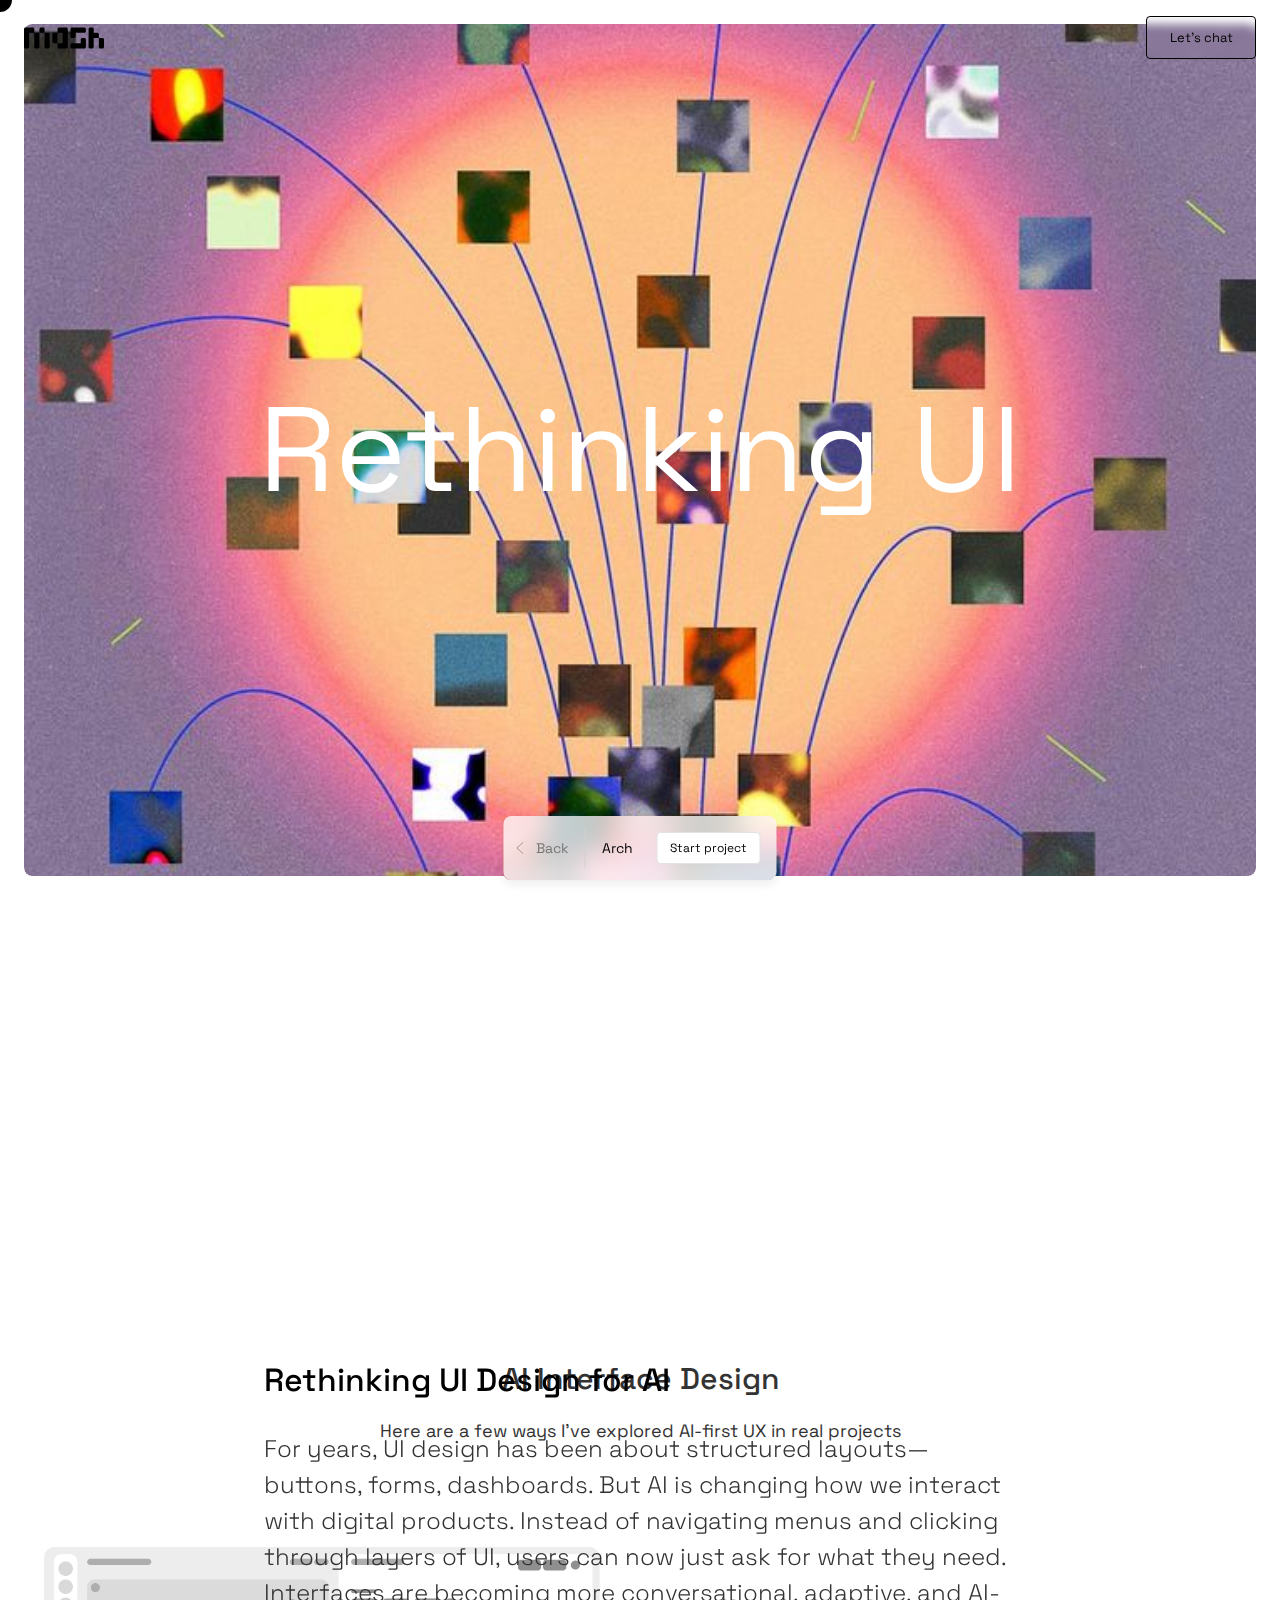
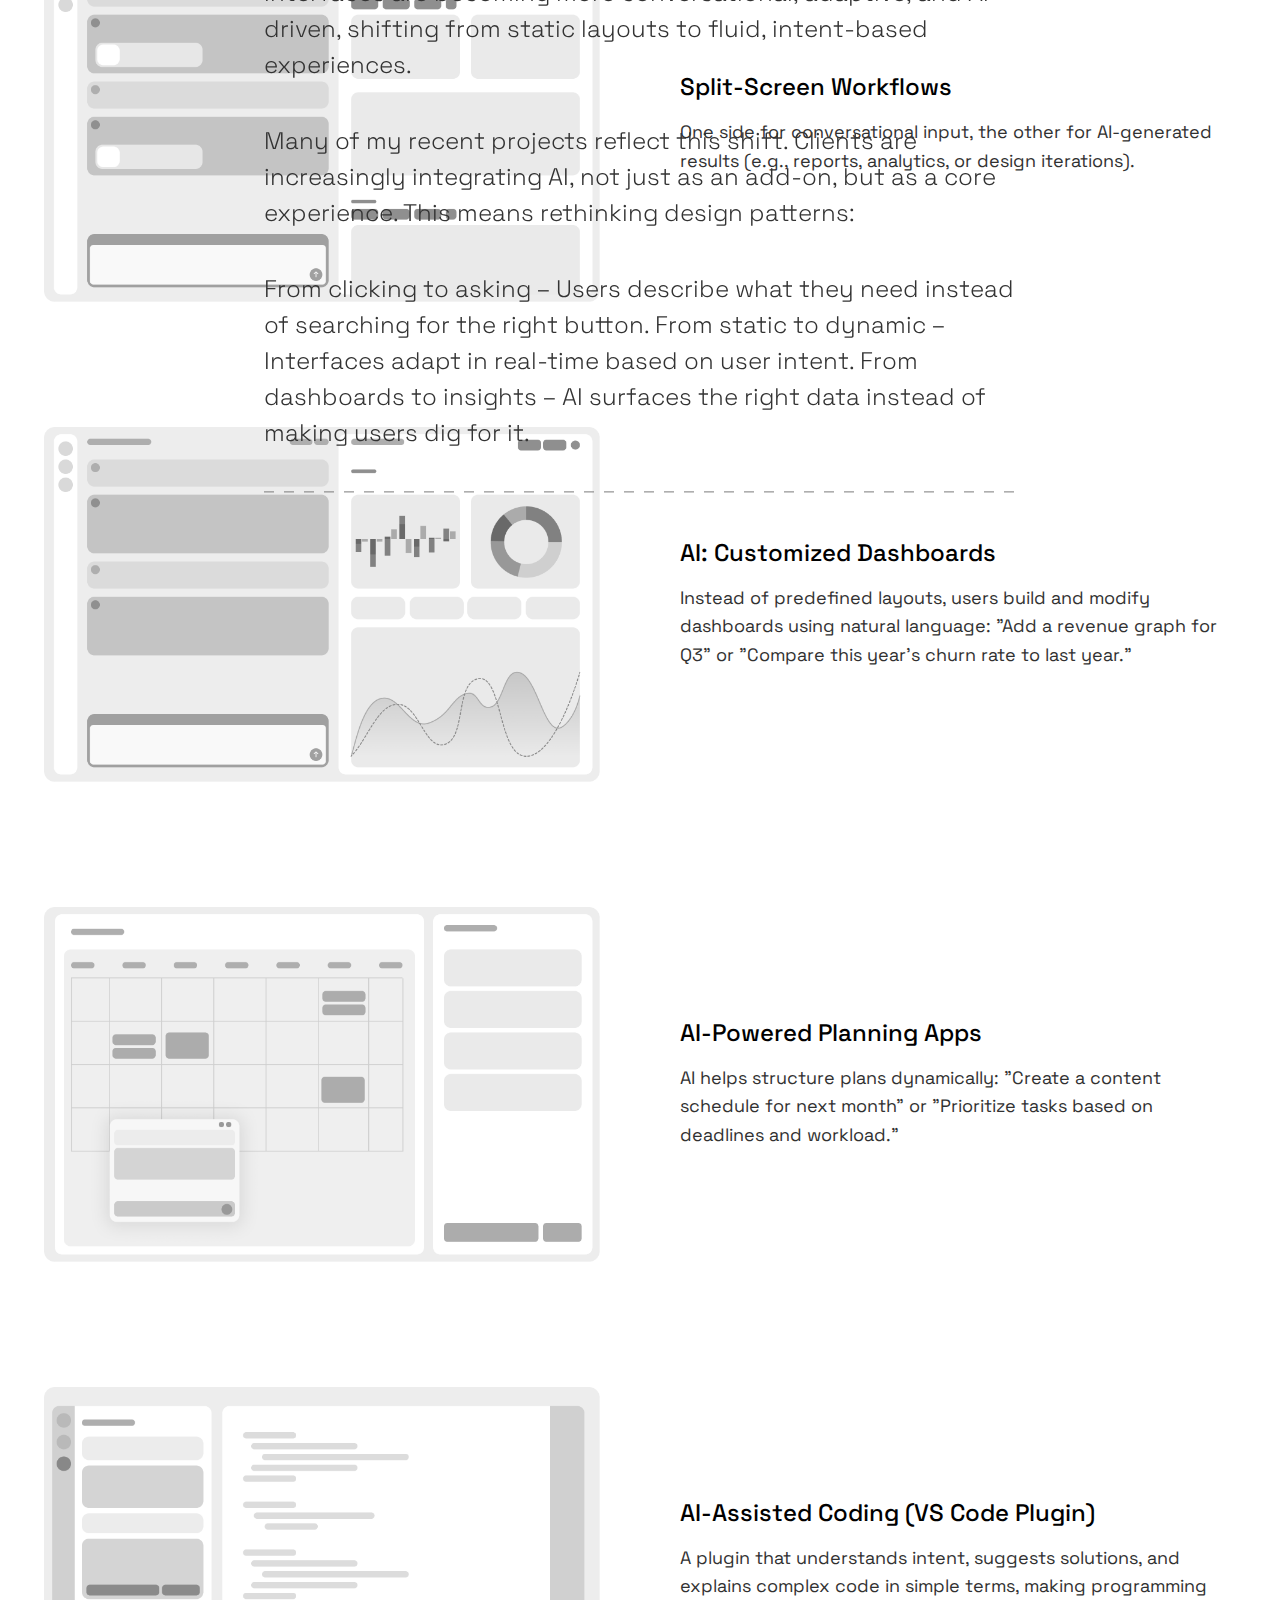
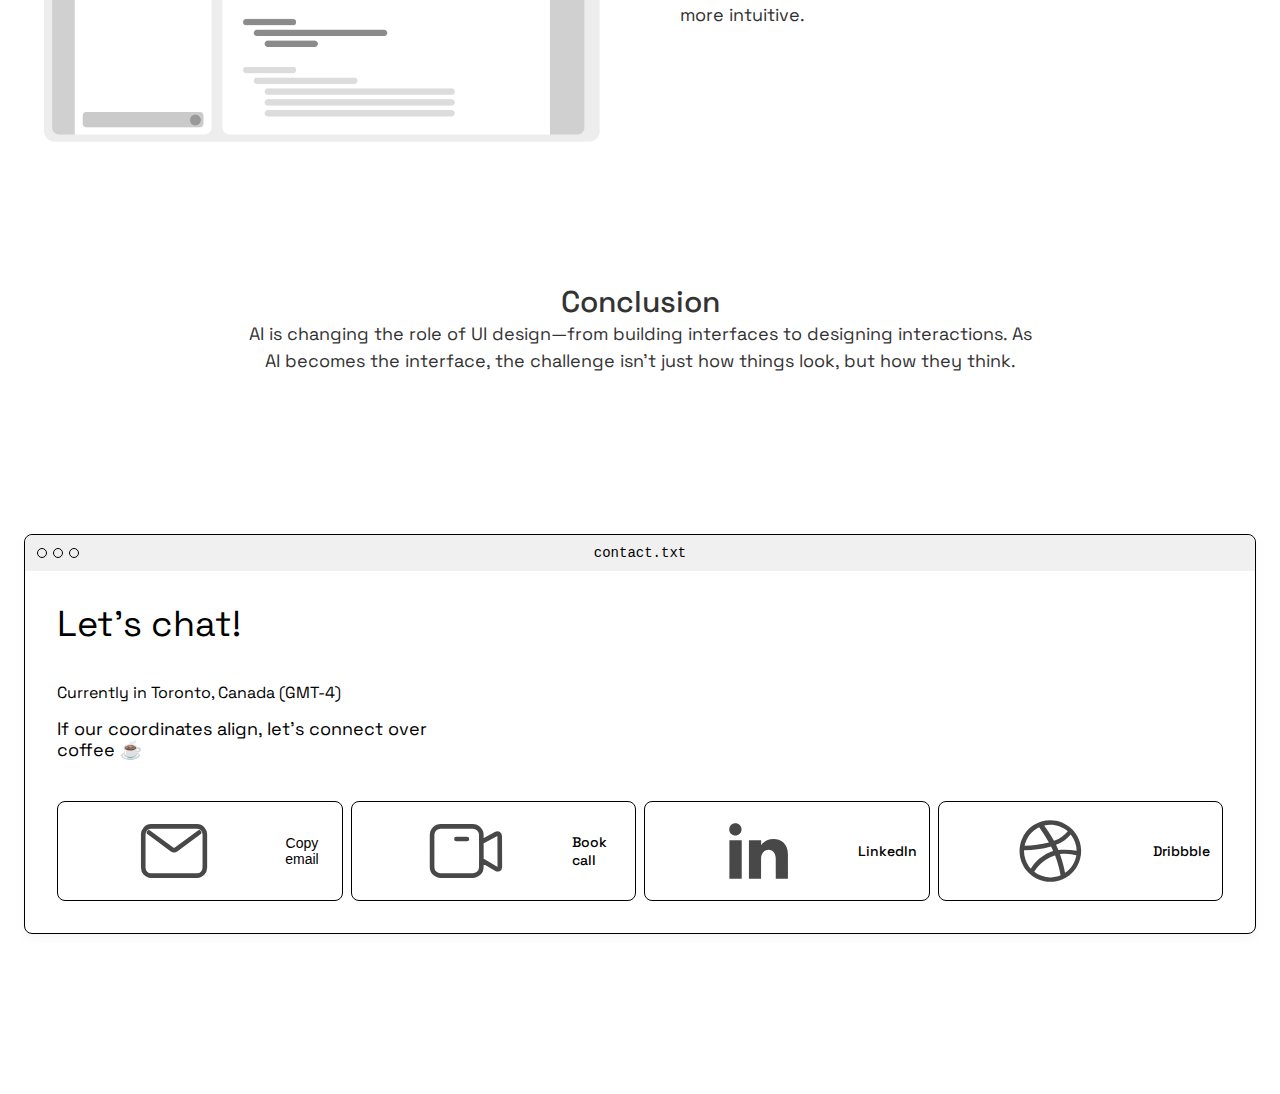
<file: public/AI.html>
<!DOCTYPE html>
<html lang="en">
<head>
    <meta charset="UTF-8">
    <meta name="viewport" content="width=device-width, initial-scale=1.0">
    <title>Rethinking UI</title>
    
    <!-- CSS Files -->
    <link rel="stylesheet" href="css/variables.css">
    <link rel="stylesheet" href="css/main.css">
    <link rel="stylesheet" href="css/components.css">
    <link rel="stylesheet" href="css/projects.css">
    <link rel="stylesheet" href="css/sections.css">
    <link rel="stylesheet" href="css/blog.css">

    <!-- Fonts -->
    <link href="https://fonts.googleapis.com/css2?family=Space+Grotesk:wght@300;400;500;700&display=swap" rel="stylesheet">
    
    <style>
        /* Custom cursor styles */

        body, html {
            background-color: #ffffff !important;

            cursor: none; /* Hide the default cursor */
        }

        .cursor {
    position: fixed;
    width: 24px;
    height: 24px;
    border-radius: 50%;
    pointer-events: none;
    z-index: 9999;
    mix-blend-mode: difference;
    background-color: white;
    transform: translate(-50%, -50%);
    transition: width 0.15s ease-out, height 0.15s ease-out, border-radius 0.15s ease-out;
    will-change: transform, width, height;
}

/* Make all interactive elements use the custom cursor */
a, button, .project-card, .contact-button, input, 
select, textarea, [role="button"], .lets-chat-button,
.nav-button, .title-icon, .icon-container {
    cursor: none !important;
}

/* Duplicate declaration to match other pages */
body, html {
    cursor: none;
}
        
        /* Updated project card styles to match homepage */
        .project-cards {
            display: grid;
            grid-template-columns: repeat(2, 1fr);
            gap: 24px;
            width: 100%;
        }
        
        .project-card {
            position: relative;
            width: 100%;
            overflow: hidden;
        }
        
        .project-card-image-container {
            width: 100%;
            height: 523px;
            overflow: hidden;
            border-radius: 8px;
        }
        
        .project-card-image {
            width: 100%;
            height: 100%;
            object-fit: cover;
            object-position: center;
            transition: transform 0.5s ease;
        }
        
        .project-card:hover .project-card-image {
            transform: scale(1.05);
        }
        
        .project-card-content {
            margin-top: 16px;
        }
        
        .project-title-with-icon {
            display: flex;
            align-items: center;
            gap: 8px;
        }
        
        .icon-container {
            position: relative;
            width: 24px;
            height: 24px;
        }
        
        .icon-default {
            opacity: 1;
            transition: opacity 0.3s ease;
        }
        
        .icon-hover {
            position: absolute;
            top: 0;
            left: 0;
            opacity: 0;
            transition: opacity 0.3s ease;
        }
        
        .project-card:hover .icon-default {
            opacity: 0;
        }
        
        .project-card:hover .icon-hover {
            opacity: 1;
        }
        
        .project-card-title-container {
            position: relative;
        }
        
        .default-title {
            opacity: 1;
            transition: opacity 0.3s ease, transform 0.3s ease;
            transform: translateY(0);
            font-size: var(--font-size-h3);
            font-weight: 500;
            margin: 0;
        }
        
        .hover-title {
            position: absolute;
            top: 0;
            left: 0;
            opacity: 0;
            transition: opacity 0.3s ease, transform 0.3s ease;
            transform: translateY(10px);
            font-size: var(--font-size-normal);
            color: var(--color-gray);
        }
        
        .project-card:hover .default-title {
            opacity: 0;
            transform: translateY(-10px);
        }
        
        .project-card:hover .hover-title {
            opacity: 1;
            transform: translateY(0);
        }
        
        @media (max-width: 768px) {
            .project-cards {
                grid-template-columns: 1fr;
            }
            
            .project-card-image-container {
                height: 400px;
            }
        }


    /* Make projects-container background transparent on project pages */

    .projects-container {
        background: transparent !important;
    }
    
    /* Make contact section full width */
    .contact-section-wrapper {
        width: 100% !important;
        max-width: 100% !important;
        margin-left: 0 !important;
        margin-right: 0 !important;
        padding-left: 0 !important;
        padding-right: 0 !important;
    }
    
    /* Match the contact window width to the projects container width */
    .contact-window {
        max-width: none !important;
        width: 100% !important;
        margin-left: auto;
        margin-right: auto;
    }

    /* Match contact section to homepage */
.contact-window {
    background-color: transparent !important; /* Make background transparent like on homepage */
}

.window-content {
    padding: 32px !important; /* Match the padding to your homepage (adjust this value as needed) */
}

/* Fix padding for homepage-style contact buttons */
.contact-buttons {
    padding: 0 !important;
}

/* Ensure contact text styling matches homepage */
.contact-text {
    width: auto !important; /* Reset width constraint */
}

/* Adjusted margins to prevent compound spacing */

/* Projects container - streamlined margins */
.projects-container {
    padding-left: 24px !important;
    padding-right: 24px !important;
    max-width: 1600px !important;
    margin-left: auto !important;
    margin-right: auto !important;
    width: auto !important; /* Let it calculate naturally */
}

/* Fix contact section wrapper - remove excess width calculations */
.contact-section-wrapper {
    max-width: 1600px !important;
    margin-left: auto !important;
    margin-right: auto !important;
    padding-left: 24px !important;
    padding-right: 24px !important;
    width: auto !important; /* Let it calculate naturally */
}

/* Remove any existing negative padding */
.project-images {
    padding: 0 !important;
}

/* Mobile responsiveness with simplified measurements */
@media (max-width: 768px) {
    .projects-container, 
    .contact-section-wrapper {
        padding-left: 16px !important;
        padding-right: 16px !important;
    }
    
    .section-divider {
        width: calc(100% - 32px) !important;
        margin-left: 16px !important;
        margin-right: 16px !important;
    }
}




    </style>
</head>
<body>

<!-- Custom cursor element -->
<div class="cursor"></div>

<!-- Top Navigation Bar -->
<div class="top-nav">
    <a href="index.html" class="nav-logo">
      <img src="images/logo.svg" alt="Logo">
    </a>
    <a href="#contact" class="lets-chat-button">
      <div class="circle-overlay"></div>
      <span>Let's chat</span>
   </a>
  </div>
  
<!-- Floating Navigation Bar -->
<div class="floating-nav">
    <a href="javascript:void(0);" class="back-button" onclick="history.back()">
    <img src="images/back.svg" alt="Back">
    Back
  </a>
    <div class="project-name">Arch</div>
    <a href="#contact" class="start-project-button">Start project</a>
  </div>

  <div class="parallax-container">

    <!-- Hero Section with Large Image -->
    <section class="project-hero">
        <div class="project-hero-image">
            <img src="images/Icons/ai.jpg" alt="ARCH Project Hero Image">
        </div>
        <div class="project-hero-content">
            <h1>Rethinking Ul</h1>
        </div>

</div>

   <!-- Project Info Section -->
   <section class="project-info">

    <h2 class="project-title-header">Rethinking UI Design for AI</h2>


    <p class="project-description">
        For years, UI design has been about structured layouts—buttons, forms, dashboards. But AI is changing how we interact with digital products. 
        Instead of navigating menus and clicking through layers of UI, users can now just ask for what they need. Interfaces are becoming more conversational, adaptive, and AI-driven, shifting from static layouts to fluid, intent-based experiences.
    </p>
    
    <p class="project-description">
        Many of my recent projects reflect this shift. Clients are increasingly integrating AI, not just as an add-on, but as a core experience. This means rethinking design patterns:    </p>
    
        <p class="project-description">
            From clicking to asking – Users describe what they need instead of searching for the right button.

            From static to dynamic – Interfaces adapt in real-time based on user intent.
            
            From dashboards to insights – AI surfaces the right data instead of making users dig for it.

    <div class="stats-divider"></div>
    
</section>



<!-- Simple AI Features Section -->
<section class="ai-features">
    <h2 class="ai-features-title">AI Interface Design</h2>
    
    <p class="ai-features-subtitle">Here are a few ways I've explored AI-first UX in real projects</p>


    <!-- Feature 1 -->
    <div class="ai-feature-row">
        <div class="ai-feature-image-container">
            <img src="images/ai/1.png" alt="Split-Screen Workflows" class="ai-feature-img">
        </div>
        <div class="ai-feature-text">
            <h3>Split-Screen Workflows</h3>
            <p>One side for conversational input, the other for AI-generated results (e.g., reports, analytics, or design iterations).</p>
        </div>

    </div>
    
    <!-- Feature 2 -->
    <div class="ai-feature-row">
        <div class="ai-feature-image-container">
            <img src="images/ai/2.png" alt="AI Customized Dashboards" class="ai-feature-img">
        </div>
        <div class="ai-feature-text">
            <h3>AI: Customized Dashboards</h3>
            <p>Instead of predefined layouts, users build and modify dashboards using natural language: "Add a revenue graph for Q3" or "Compare this year's churn rate to last year."</p>
        </div>
    </div>
    
    <!-- Feature 3 -->
    <div class="ai-feature-row">
        <div class="ai-feature-image-container">
            <img src="images/ai/3.png" alt="AI-Powered Planning Apps" class="ai-feature-img">
        </div>
        <div class="ai-feature-text">
            <h3>AI-Powered Planning Apps</h3>
            <p>AI helps structure plans dynamically: "Create a content schedule for next month" or "Prioritize tasks based on deadlines and workload."</p>
        </div>
    </div>
    
    <!-- Feature 4 -->
    <div class="ai-feature-row">
        <div class="ai-feature-image-container">
            <img src="images/ai/4.png" alt="AI-Assisted Coding" class="ai-feature-img">
        </div>
        <div class="ai-feature-text">
            <h3>AI-Assisted Coding (VS Code Plugin)</h3>
            <p>A plugin that understands intent, suggests solutions, and explains complex code in simple terms, making programming more intuitive.</p>
        </div>

    </div>

    <h2 class="ai-features-title">Conclusion</h2>
    <p class="ai-features-subtitle">AI is changing the role of UI design—from building interfaces to designing interactions. As AI becomes the interface, the challenge isn’t just how things look, but how they think.</p>

</section>
            



<!-- Contact Section - Window Style -->
<div class="contact-section-wrapper">
    <div class="contact-window">
        <!-- Window Header -->
        <div class="window-header">
            <div class="window-dots">
                <span class="dot"></span>
                <span class="dot"></span>
                <span class="dot"></span>
            </div>
            <div class="window-title">contact.txt</div>
        </div>
        
        <!-- Window Content -->

            
            <div class="window-content">
                <div class="contact-header">
                    <!-- Left side: Title -->
                    <div class="contact-left">
                        <h3 class="contact-title">Let's chat!</h3>
                    </div>
                    
                    <!-- Right side: Location and text -->
                    <div class="contact-right">
                        <div class="contact-location">
                            <span>Currently in Toronto, Canada (GMT-4)</span>
                        </div>
                        <p class="contact-text">
                            If our coordinates align, let's connect over coffee ☕
                        </p>
                    </div>
                </div>
                
                <div class="contact-buttons">
                    <button class="contact-button" id="copy-email-btn">
                        <img src="images/Icons/email.svg" alt="Email" class="email-icon">
                        <img src="images/Icons/checkmark.svg" alt="Copied" class="checkmark-icon">
                        <span>Copy email</span>
                    </button>
                    <a href="https://calendly.com/mahshidmdnn/30min" class="contact-button">
                        <img src="images/Icons/call.svg" alt="Phone">
                        <span>Book call</span>
                    </a>
                    <a href="https://www.linkedin.com/in/mahshid-mahmoudian/" target="_blank" class="contact-button">
                        <img src="images/Icons/linkedin.svg" alt="LinkedIn">
                        <span>LinkedIn</span>
                    </a>
                    <a href="https://www.linkedin.com/in/mahshid-mahmoudian/" target="_blank" class="contact-button">
                        <img src="images/Icons/dribbble.svg" alt="Dribbble">
                        <span>Dribbble</span>
                    </a>
                </div>
    
            </div>
        </div>
    </div>
</div>


</section>

<div class="bottom-spacer"></div>


<script>
    // Custom cursor functionality
    document.addEventListener('DOMContentLoaded', function() {
        const cursor = document.querySelector('.cursor');
        
        // Follow the mouse with requestAnimationFrame for smoother movement
        let mouseX = 0;
        let mouseY = 0;
        
        document.addEventListener('mousemove', (e) => {
            mouseX = e.clientX;
            mouseY = e.clientY;
        });
        
        // Use requestAnimationFrame for smoother cursor movement
        function updateCursor() {
            cursor.style.left = `${mouseX}px`;
            cursor.style.top = `${mouseY}px`;
            requestAnimationFrame(updateCursor);
        }
        requestAnimationFrame(updateCursor);
        
        // Make cursor transform when hovering over interactive elements
        const interactiveElements = document.querySelectorAll('a, button, .project-card, .contact-button, .lets-chat-button, .nav-button, .title-icon, .icon-container');
        
        interactiveElements.forEach(element => {
            element.addEventListener('mouseenter', () => {
                cursor.style.width = '60px';
                cursor.style.height = '24px';
                cursor.style.borderRadius = '12px';
            });
            
            element.addEventListener('mouseleave', () => {
                cursor.style.width = '24px';
                cursor.style.height = '24px';
                cursor.style.borderRadius = '50%';
            });
        });
    });

    // Smooth scrolling for internal links
    document.addEventListener('DOMContentLoaded', function() {
        // Get all links that have a hash (like #contact)
        const internalLinks = document.querySelectorAll('a[href^="#"]');
        
        internalLinks.forEach(link => {
            link.addEventListener('click', function(e) {
                // Prevent the default jump-to-anchor behavior
                e.preventDefault();
                
                // Get the target element ID from the href
                const targetId = this.getAttribute('href').substring(1);
                const targetElement = document.getElementById(targetId);
                
                if (targetElement) {
                    // Calculate position to scroll to (with offset for header if needed)
                    const headerOffset = 24; // Adjust based on your header height or desired offset
                    const elementPosition = targetElement.getBoundingClientRect().top;
                    const offsetPosition = elementPosition + window.pageYOffset - headerOffset;
                    
                    // Smooth scroll to the target element
                    window.scrollTo({
                        top: offsetPosition,
                        behavior: 'smooth'
                    });
                }
            });
        });
    });

    // Parallax effect
    document.addEventListener('DOMContentLoaded', function() {
        // Elements
        const heroSection = document.querySelector('.project-hero');
        const heroImage = document.querySelector('.project-hero-image');
        const heroImg = document.querySelector('.project-hero-image img');
        const infoSection = document.querySelector('.project-info');
        const parallaxContainer = document.querySelector('.parallax-container');
        
        // Adjusted timing values
        const ZOOM_START = 0;        
        const ZOOM_END = 80;         
        const FIXED_END = 500;       
        const INFO_START = 120;      
        
        // Set up initial styles
        document.body.style.position = 'relative';
        
        // Style the parallax container to be fixed initially
        parallaxContainer.style.position = 'fixed';
        parallaxContainer.style.top = '0';
        parallaxContainer.style.left = '0';
        parallaxContainer.style.width = '100%';
        parallaxContainer.style.height = '100vh';
        parallaxContainer.style.zIndex = '1';
        parallaxContainer.style.opacity = '1'; // Start fully visible
        parallaxContainer.style.transition = 'opacity 0.15s ease-out';
        
        // Set initial image zoom
        heroImg.style.transform = 'scale(1.1)';
        heroImg.style.transformOrigin = 'center center';
        heroImg.style.transition = 'transform 0.05s ease-out';
        
        // Style info section for initial state (completely hidden, with transparent background)
        infoSection.style.position = 'relative';
        infoSection.style.zIndex = '2';
        infoSection.style.transform = 'translateY(100%)'; // Start fully below viewport
        infoSection.style.marginTop = '-80px';
        infoSection.style.background = 'transparent'; // Transparent background
        infoSection.style.transition = 'transform 0.1s ease-out';
        
        // Create spacer element
        const spacer = document.createElement('div');
        spacer.className = 'parallax-spacer';
        spacer.style.height = `${FIXED_END + 50}px`;
        document.body.insertBefore(spacer, document.body.firstChild);
        
        // Position the content after the hero+info sections
        const contentStart = document.querySelector('.project-images');
        if (contentStart) {
            contentStart.style.position = 'relative';
            contentStart.style.zIndex = '3';
            contentStart.style.marginTop = '50px';
        }
        
        // Scroll handler
        window.addEventListener('scroll', function() {
            const scrollTop = window.scrollY;
            
            // Handle image zoom effect
            if (scrollTop <= ZOOM_END) {
                const zoom = 1.1 - (scrollTop / ZOOM_END * 0.1);
                heroImg.style.transform = `scale(${zoom})`;
            } else {
                heroImg.style.transform = 'scale(1.0)';
            }
            
            // Handle info section slide up effect and fade out hero
            if (scrollTop >= INFO_START) {
                // Info section sliding up
                const progress = Math.min(1, (scrollTop - INFO_START) / 150);
                const translateY = 100 - (progress * 100);
                infoSection.style.transform = `translateY(${translateY}%)`;
                
                // Hero fade out effect - fade completely when info section is 30% visible
                const fadeThreshold = 0.3;
                const opacityValue = progress <= fadeThreshold ? 1 - (progress / fadeThreshold) : 0;
                parallaxContainer.style.opacity = opacityValue.toString();
            } else {
                infoSection.style.transform = 'translateY(100%)';
                parallaxContainer.style.opacity = '1';
            }
            
            // Release fixed positioning after threshold
            if (scrollTop >= FIXED_END) {
                parallaxContainer.style.position = 'absolute';
                parallaxContainer.style.top = `${FIXED_END}px`;
            } else {
                parallaxContainer.style.position = 'fixed';
                parallaxContainer.style.top = '0';
            }
        });
        
        // Ensure the page loads at the top
        window.scrollTo(0, 0);
    });



document.addEventListener('DOMContentLoaded', function() {
    // Get all contact buttons
    const contactButtons = document.querySelectorAll('.contact-button');
    
    // Add click handlers for regular buttons (excluding copy-email-btn)
    contactButtons.forEach(button => {
        if (button.id !== 'copy-email-btn') {
            // Regular contact buttons
            button.addEventListener('click', function(e) {
                // If it's a link, we only want the visual effect
                // but still allow navigation
                if (this.tagName === 'A') {
                    // Don't prevent default - allow navigation
                    
                    // Add selected class to this button
                    this.classList.add('selected');
                    
                    // Remove selected class after a delay
                    setTimeout(() => {
                        this.classList.remove('selected');
                    }, 300);
                }
            });
        }
    });
    
    // Get the Copy Email button specifically
    const copyEmailButton = document.getElementById('copy-email-btn');
    
    if (copyEmailButton) {
        copyEmailButton.addEventListener('click', function() {
            // The email to copy
            const email = 'mahshidmdnn@gmail.com';
            
            // Use the modern Clipboard API
            navigator.clipboard.writeText(email).then(() => {
                // Visual feedback - change button appearance
                const span = this.querySelector('span');
                const originalText = span.textContent;
                
                // Add the copied class
                this.classList.add('copied');
                
                // Change text
                span.textContent = 'Copied!';
                
                // Reset the button after 2 seconds
                setTimeout(() => {
                    span.textContent = originalText;
                    this.classList.remove('copied');
                }, 1000);
            }).catch(err => {
                // Fallback for older browsers if the Clipboard API fails
                const tempInput = document.createElement('input');
                tempInput.value = email;
                document.body.appendChild(tempInput);
                tempInput.select();
                document.execCommand('copy');
                document.body.removeChild(tempInput);
                
                // Visual feedback
                const span = this.querySelector('span');
                const originalText = span.textContent;
                
                // Add the copied class
                this.classList.add('copied');
                
                // Change text
                span.textContent = 'Copied!';
                
                // Reset button
                setTimeout(() => {
                    span.textContent = originalText;
                    this.classList.remove('copied');
                }, 2000);
            });
        });
    }
});




</script>

</body>
</html>
</file>
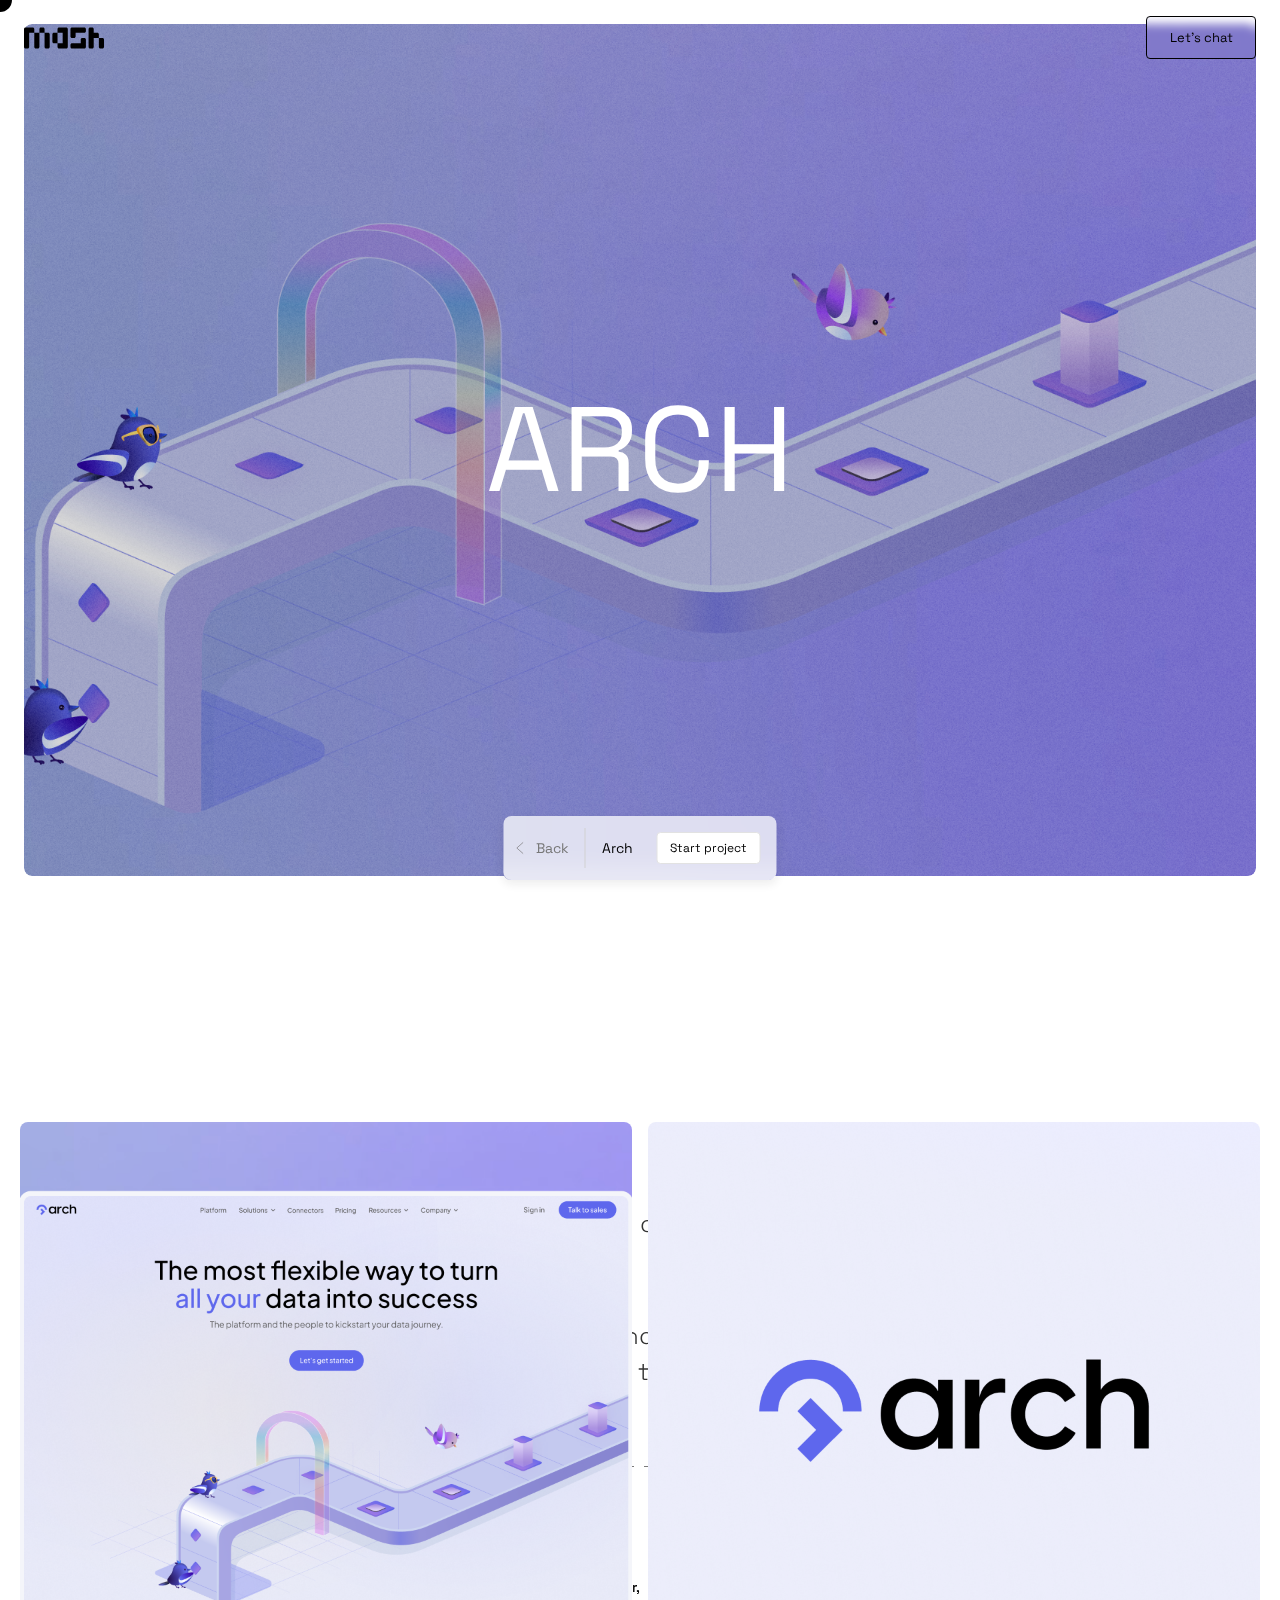
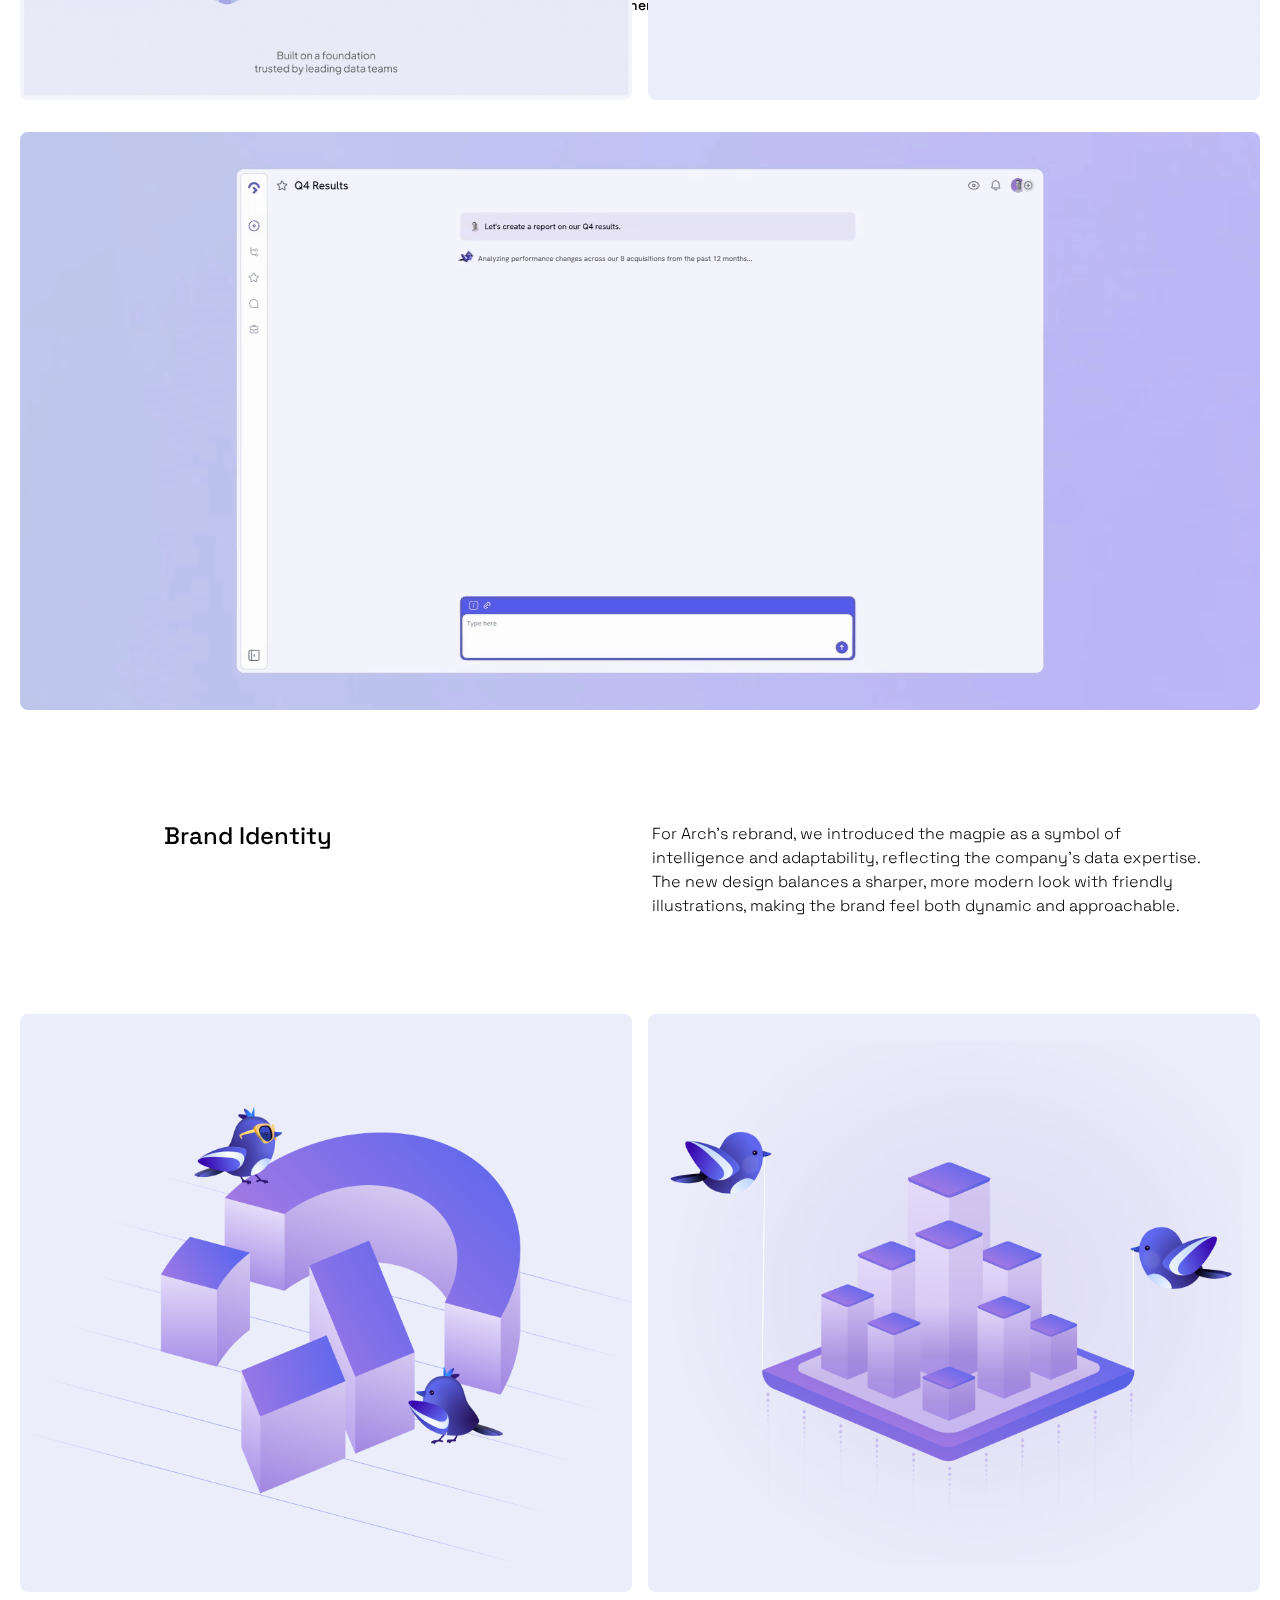
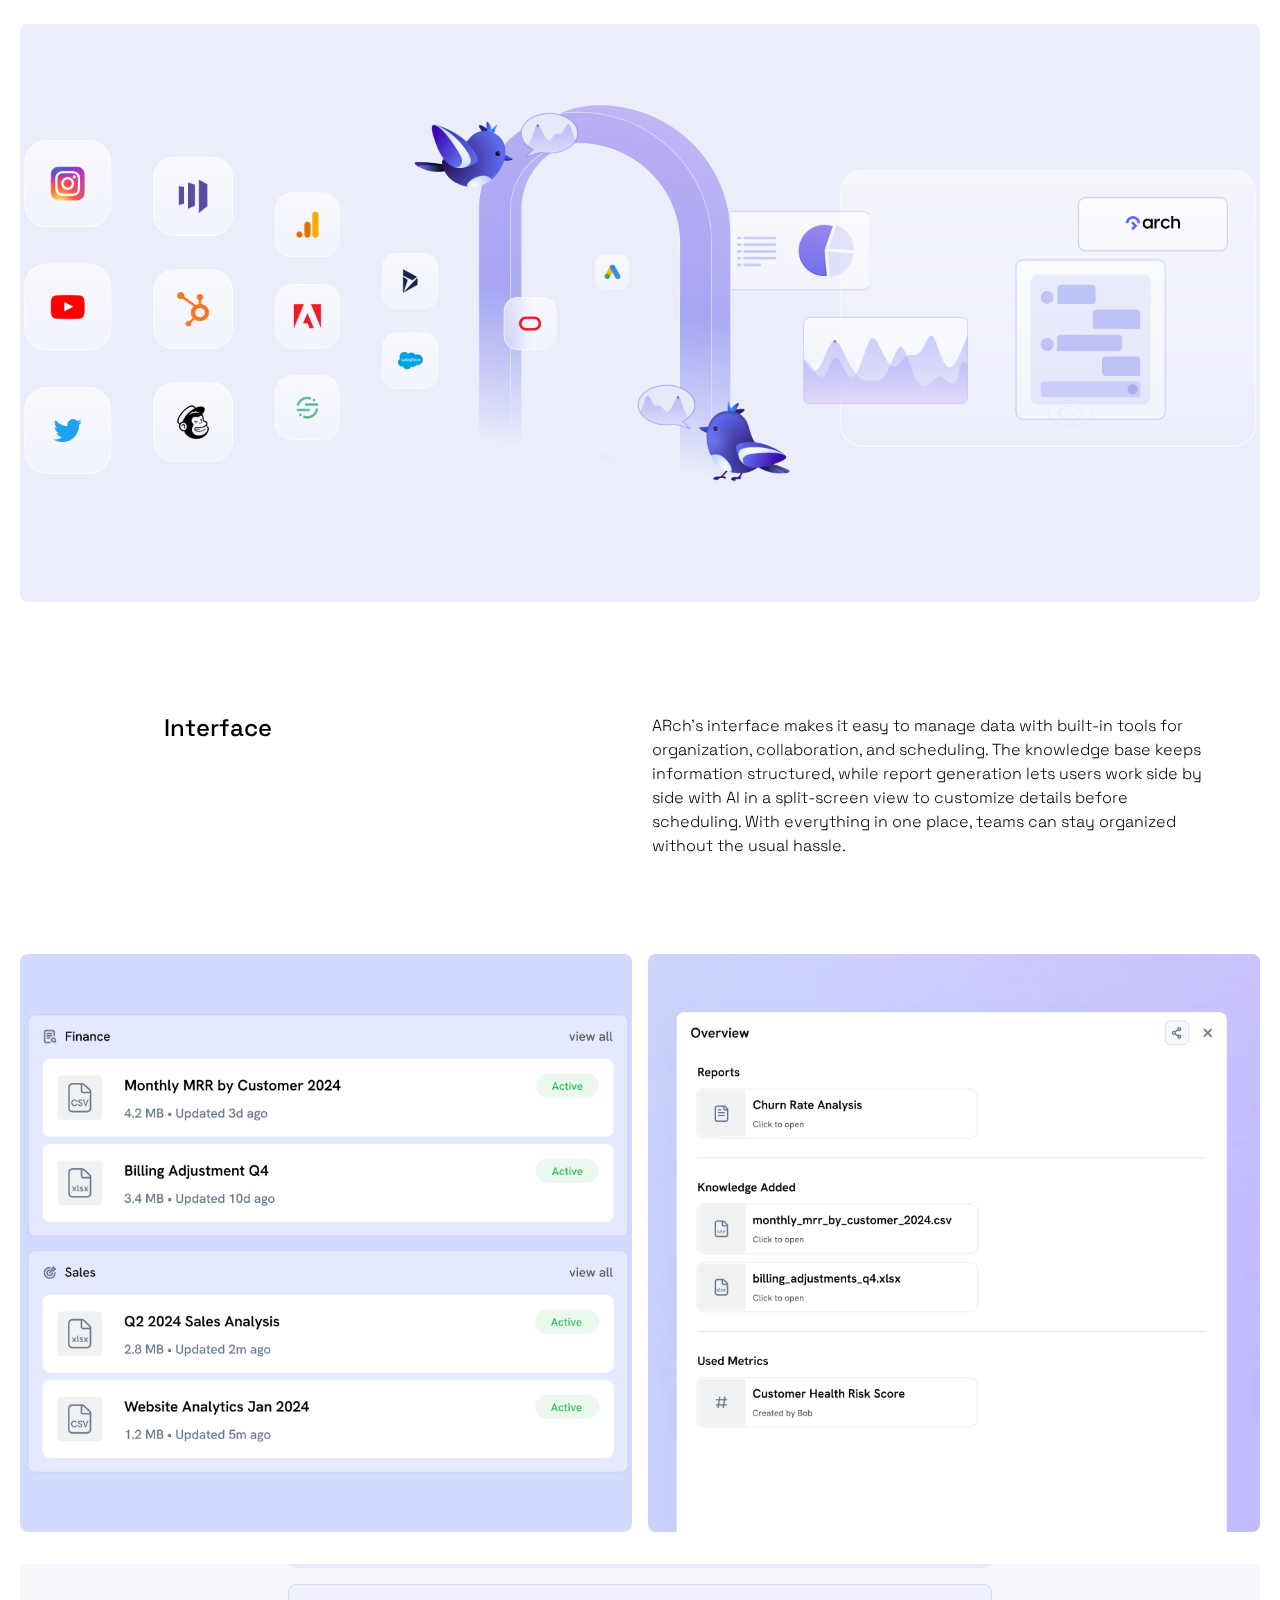
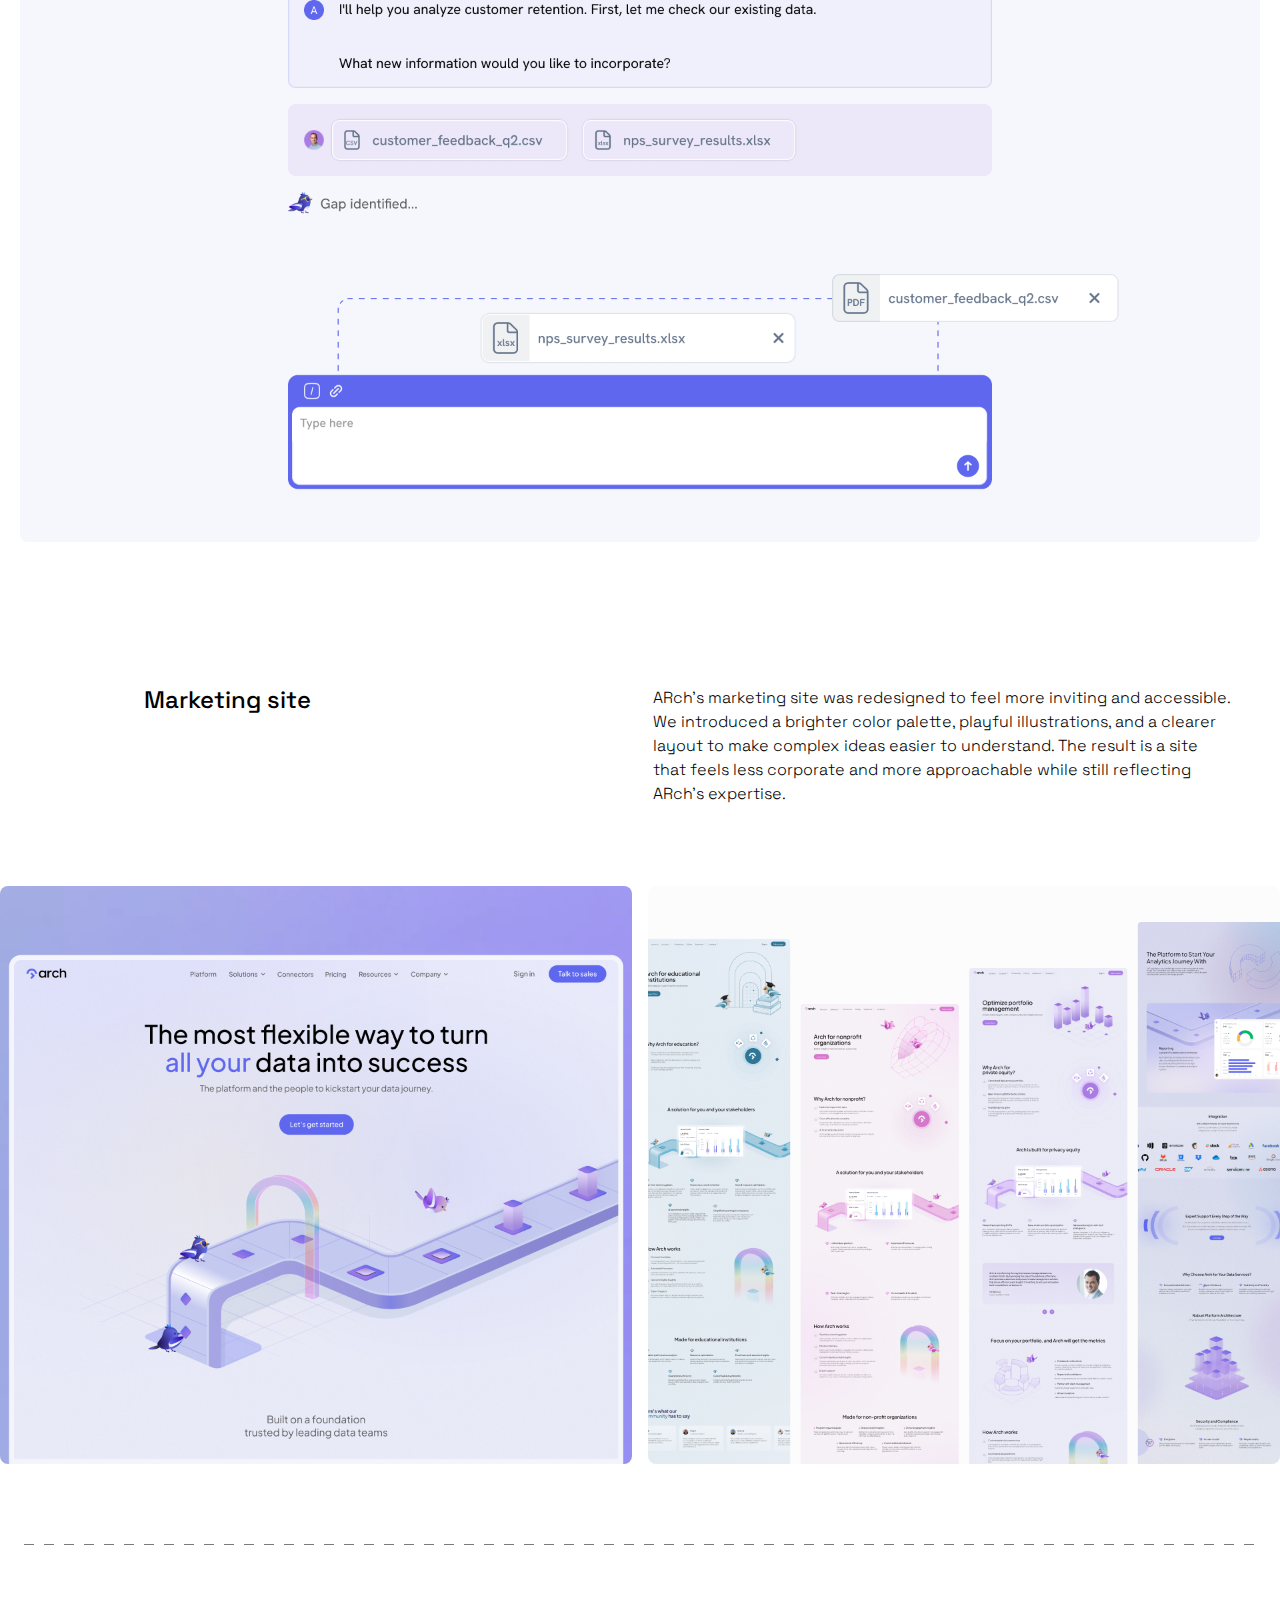
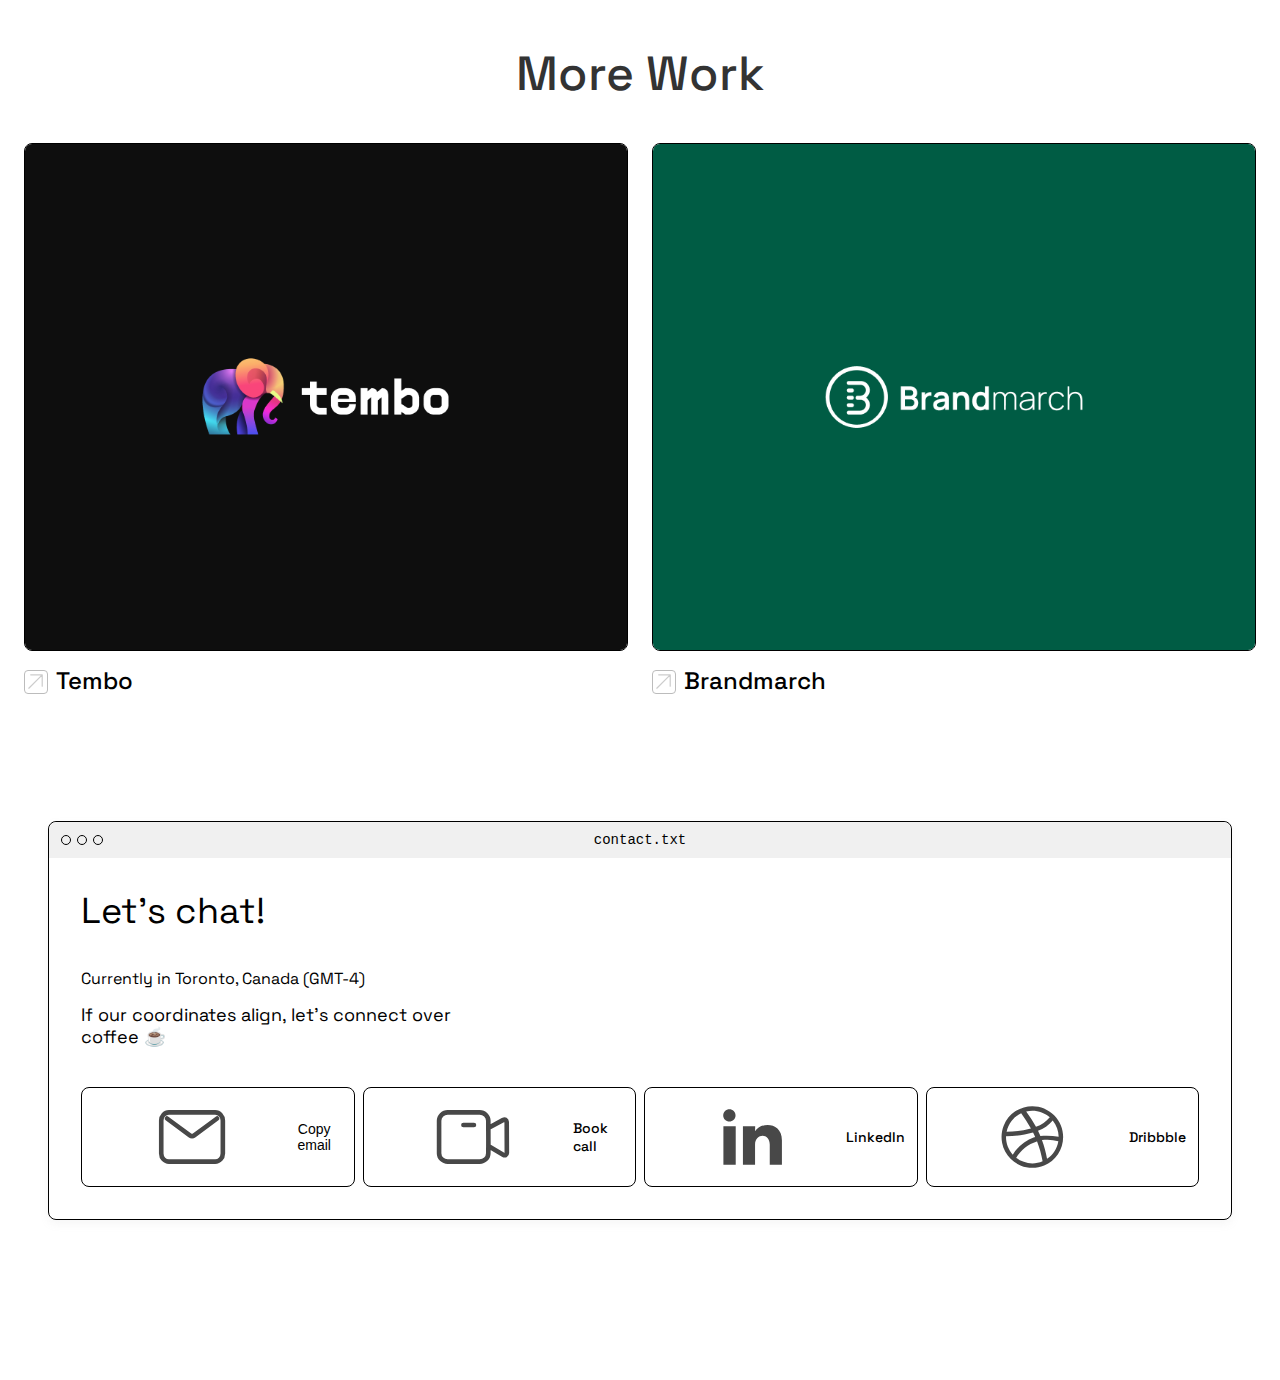
<file: public/arch.html>
<!DOCTYPE html>
<html lang="en">
<head>
    <meta charset="UTF-8">
    <meta name="viewport" content="width=device-width, initial-scale=1.0">
    <title>ARCH - Portfolio Project</title>
    
    <!-- CSS Files -->
    <link rel="stylesheet" href="css/variables.css">
    <link rel="stylesheet" href="css/main.css">
    <link rel="stylesheet" href="css/components.css">
    <link rel="stylesheet" href="css/projects.css">
    <link rel="stylesheet" href="css/sections.css">
    
    <!-- Fonts -->
    <link href="https://fonts.googleapis.com/css2?family=Space+Grotesk:wght@300;400;500;700&display=swap" rel="stylesheet">
    
    <style>
        /* Custom cursor styles */

        body, html {
            background-color: #ffffff !important;

            cursor: none; /* Hide the default cursor */
        }

        .cursor {
    position: fixed;
    width: 24px;
    height: 24px;
    border-radius: 50%;
    pointer-events: none;
    z-index: 9999;
    mix-blend-mode: difference;
    background-color: white;
    transform: translate(-50%, -50%);
    transition: width 0.15s ease-out, height 0.15s ease-out, border-radius 0.15s ease-out;
    will-change: transform, width, height;
}

/* Make all interactive elements use the custom cursor */
a, button, .project-card, .contact-button, input, 
select, textarea, [role="button"], .lets-chat-button,
.nav-button, .title-icon, .icon-container {
    cursor: none !important;
}

/* Duplicate declaration to match other pages */
body, html {
    cursor: none;
}
        
        /* Updated project card styles to match homepage */
        .project-cards {
            display: grid;
            grid-template-columns: repeat(2, 1fr);
            gap: 24px;
            width: 100%;
        }
        
        .project-card {
            position: relative;
            width: 100%;
            overflow: hidden;
        }
        
        .project-card-image-container {
            width: 100%;
            height: 523px;
            overflow: hidden;
            border-radius: 8px;
        }
        
        .project-card-image {
            width: 100%;
            height: 100%;
            object-fit: cover;
            object-position: center;
            transition: transform 0.5s ease;
        }
        
        .project-card:hover .project-card-image {
            transform: scale(1.05);
        }
        
        .project-card-content {
            margin-top: 16px;
        }
        
        .project-title-with-icon {
            display: flex;
            align-items: center;
            gap: 8px;
        }
        
        .icon-container {
            position: relative;
            width: 24px;
            height: 24px;
        }
        
        .icon-default {
            opacity: 1;
            transition: opacity 0.3s ease;
        }
        
        .icon-hover {
            position: absolute;
            top: 0;
            left: 0;
            opacity: 0;
            transition: opacity 0.3s ease;
        }
        
        .project-card:hover .icon-default {
            opacity: 0;
        }
        
        .project-card:hover .icon-hover {
            opacity: 1;
        }
        
        .project-card-title-container {
            position: relative;
        }
        
        .default-title {
            opacity: 1;
            transition: opacity 0.3s ease, transform 0.3s ease;
            transform: translateY(0);
            font-size: var(--font-size-h3);
            font-weight: 500;
            margin: 0;
        }
        
        .hover-title {
            position: absolute;
            top: 0;
            left: 0;
            opacity: 0;
            transition: opacity 0.3s ease, transform 0.3s ease;
            transform: translateY(10px);
            font-size: var(--font-size-normal);
            color: var(--color-gray);
        }
        
        .project-card:hover .default-title {
            opacity: 0;
            transform: translateY(-10px);
        }
        
        .project-card:hover .hover-title {
            opacity: 1;
            transform: translateY(0);
        }
        
        @media (max-width: 768px) {
            .project-cards {
                grid-template-columns: 1fr;
            }
            
            .project-card-image-container {
                height: 400px;
            }
        }


    /* Make projects-container background transparent on project pages */

    .projects-container {
        background: transparent !important;
    }
    
    /* Make contact section full width */
    .contact-section-wrapper {
        width: 100% !important;
        max-width: 100% !important;
        margin-left: 0 !important;
        margin-right: 0 !important;
        padding-left: 0 !important;
        padding-right: 0 !important;
    }
    
    /* Match the contact window width to the projects container width */
    .contact-window {
        max-width: none !important;
        width: 100% !important;
        margin-left: auto;
        margin-right: auto;
    }

    /* Match contact section to homepage */
.contact-window {
    background-color: transparent !important; /* Make background transparent like on homepage */
}

.window-content {
    padding: 32px !important; /* Match the padding to your homepage (adjust this value as needed) */
}

/* Fix padding for homepage-style contact buttons */
.contact-buttons {
    padding: 0 !important;
}

/* Ensure contact text styling matches homepage */
.contact-text {
    width: auto !important; /* Reset width constraint */
}

/* Adjusted margins to prevent compound spacing */

/* Projects container - streamlined margins */
.projects-container {
    padding-left: 24px !important;
    padding-right: 24px !important;
    max-width: 1600px !important;
    margin-left: auto !important;
    margin-right: auto !important;
    width: auto !important; /* Let it calculate naturally */
}

/* Fix contact section wrapper - remove excess width calculations */
.contact-section-wrapper {
    max-width: 1600px !important;
    margin-left: auto !important;
    margin-right: auto !important;
    padding-left: 24px !important;
    padding-right: 24px !important;
    width: auto !important; /* Let it calculate naturally */
}

/* Remove any existing negative padding */
.project-images {
    padding: 0 !important;
}

/* Mobile responsiveness with simplified measurements */
@media (max-width: 768px) {
    .projects-container, 
    .contact-section-wrapper {
        padding-left: 16px !important;
        padding-right: 16px !important;
    }
    
    .section-divider {
        width: calc(100% - 32px) !important;
        margin-left: 16px !important;
        margin-right: 16px !important;
    }
}

    </style>
</head>
<body>

<!-- Custom cursor element -->
<div class="cursor"></div>

<!-- Top Navigation Bar -->
<div class="top-nav">
    <a href="index.html" class="nav-logo">
      <img src="images/logo.svg" alt="Logo">
    </a>
    <a href="#contact" class="lets-chat-button">
      <div class="circle-overlay"></div>
      <span>Let's chat</span>
   </a>
  </div>
  
<!-- Floating Navigation Bar -->
<div class="floating-nav">
    <a href="javascript:void(0);" class="back-button" onclick="history.back()">
    <img src="images/back.svg" alt="Back">
    Back
  </a>
    <div class="project-name">Arch</div>
    <a href="#contact" class="start-project-button">Start project</a>
  </div>

  <div class="parallax-container">

    <!-- Hero Section with Large Image -->
    <section class="project-hero">
        <div class="project-hero-image">
            <img src="images/arch/header.png" alt="ARCH Project Hero Image">
        </div>
        <div class="project-hero-content">
            <h1>ARCH</h1>
        </div>

</div>

   <!-- Project Info Section -->
   <section class="project-info">
    <div class="project-action-buttons">
        <button class="action-button">
            <span class="location-icon"></span>
            <img src="images/location.svg" alt="Visit" class="button-icon">
            Texas
        </button>
        <a href="https://arch.dev/" target="_blank" class="action-button" style="text-decoration: none; color: inherit;">
            <span class="visit-icon"></span>
            <img src="images/external.svg" alt="Visit" class="button-icon">
            Visit site
        </a>
    </div>

    <p class="project-description">
        Arch is an AI Data Analyst which delivers instant AI business insights where you work.
    </p>
    
    <p class="project-description">
        At Babco, I led their 2024 rebrand, developing key branding concepts and redesigning both the marketing site and main application interface.
    </p>
    
    <div class="stats-divider"></div>
    
    <!-- Project Stats Grid -->
    <div class="project-stats">
        <div class="stat-item">
            <span class="stat-label">Agency</span>
            <span class="stat-value">BABCO</span>
        </div>
        <div class="stat-item">
            <span class="stat-label">Role</span>
            <span class="stat-value">Creative Lead,<br>Brand designer,<br>Product Designer</span>
        </div>
        <div class="stat-item">
            <span class="stat-label">Year</span>
            <span class="stat-value">2024</span>
        </div>
    </div>
</section>

    <!-- Project Images Grid -->
    <section class="project-images">
        <div class="image-grid">
            <!-- Two column layout -->
            <div class="grid-row pattern-2">
                <div class="grid-item">
                    <img src="images/arch/1.png" alt="ARCH Project Image 2">
                </div>
                <div class="grid-item">
                    <img src="images/arch/2.png" alt="ARCH Project Image 3">
                </div>
            </div>


            
            <!-- Full width image -->
            <div class="grid-row pattern-1">
                <div class="grid-item">
                    <img src="images/arch/gif1.gif" alt="ARCH Project Image 1">
                </div>
            </div>
        

            <section class="text-section">
                <div class="text-section-container">
                    <div class="text-section-title">
                        <h2>Brand Identity</h2>
                    </div>
                    <div class="text-section-content">
                        <p>For Arch's rebrand, we introduced the magpie as a symbol of intelligence and adaptability, reflecting the company’s data expertise. The new design balances a sharper, more modern look with friendly illustrations, making the brand feel both dynamic and approachable.</p>
                    </div>
                </div>
            </section>


            <!-- Two column layout -->
            <div class="grid-row pattern-2">
                <div class="grid-item">
                    <img src="images/arch/3.png" alt="ARCH Project Image 2">
                </div>
                <div class="grid-item">
                    <img src="images/arch/4.png" alt="ARCH Project Image 3">
                </div>
            </div>
            
            <!-- Full width image -->
            <div class="grid-row pattern-1">
                <div class="grid-item">
                    <img src="images/arch/5.png" alt="ARCH Project Image 4">
                </div>
            </div>

            <section class="text-section">
                <div class="text-section-container">
                    <div class="text-section-title">
                        <h2>Interface</h2>
                    </div>
                    <div class="text-section-content">
                        <p>ARch’s interface makes it easy to manage data with built-in tools for organization, collaboration, and scheduling. The knowledge base keeps information structured, while report generation lets users work side by side with AI in a split-screen view to customize details before scheduling. With everything in one place, teams can stay organized without the usual hassle.</p>
                    </div>
                </div>
            </section>
            
            <!-- Two column layout -->
            <div class="grid-row pattern-2">
                <div class="grid-item">
                    <img src="images/arch/6.png" alt="ARCH Project Image 9">
                </div>
                <div class="grid-item">
                    <img src="images/arch/7.png" alt="ARCH Project Image 10">
                </div>
            </div>

            <!-- Full width image -->
            <div class="grid-row pattern-1">
                <div class="grid-item">
                    <img src="images/arch/8.png" alt="ARCH Project Image 8">
                </div>
            </div>
        </div>
    </section>

    <section class="text-section">
        <div class="text-section-container">
            <div class="text-section-title">
                <h2>Marketing site</h2>
            </div>
            <div class="text-section-content">
                <p>ARch’s marketing site was redesigned to feel more inviting and accessible. We introduced a brighter color palette, playful illustrations, and a clearer layout to make complex ideas easier to understand. The result is a site that feels less corporate and more approachable while still reflecting ARch’s expertise.</p>
            </div>
        </div>
    </section>
    
    <!-- Two column layout -->
    <div class="grid-row pattern-2">
        <div class="grid-item">
            <img src="images/arch/1.png" alt="ARCH Project Image 9">
        </div>
        <div class="grid-item">
            <img src="images/arch/9.png" alt="ARCH Project Image 10">
        </div>
    </div>


</section>




    <div class="section-divider"></div>


<!-- More Work Section with Homepage Styling -->
<section class="projects-container">
    <div class="projects-title-section">
        <h2 class="section-title">More Work</h2>
    </div>

      <div class="project-cards">
        <!-- Project Card 1: Tembo -->
        <a href="tembo.html" style="text-decoration: none; color: inherit;">
          <div class="project-card">
            <div class="project-card-image-container gif-container">
              <!-- Static image (first frame) -->
              <img src="images/tembo/card.png" alt="Tembo Product Design" class="project-card-image static-image">
              <!-- Animated GIF (initially hidden) -->
              <img src="images/tembo/card.gif" alt="Tembo Product Design" class="project-card-image animated-gif">
            </div>
            <div class="project-card-content">
              <div class="project-title-with-icon">
                <div class="icon-container">
                  <div class="icon-default">
                    <img src="images/icon-b.svg" alt="Arrow" class="title-icon">
                  </div>
                  <div class="icon-hover">
                    <img src="images/icon-w.svg" alt="Arrow" class="title-icon">
                  </div>
                </div>
                <div class="project-card-title-container">
                  <h3 class="default-title">Tembo</h3>
                  <span class="hover-title">Product Design</span>
                </div>
              </div>
            </div>
          </div>
        </a>
        
<!-- Project Card 2: Brandmarch -->
<a href="brandmarch.html" style="text-decoration: none; color: inherit;">
    <div class="project-card">
      <div class="project-card-image-container gif-container">
        <!-- Static image (first frame) -->
        <img src="images/bm/card1.png" alt="Brandmarch Product Design" class="project-card-image static-image">
        <!-- Animated GIF (initially hidden) -->
        <img src="images/bm/card1.png" alt="Brandmarch Product Design" class="project-card-image animated-gif">
      </div>
      <div class="project-card-content">
        <div class="project-title-with-icon">
          <div class="icon-container">
            <div class="icon-default">
              <img src="images/icon-b.svg" alt="Arrow" class="title-icon">
            </div>
            <div class="icon-hover">
              <img src="images/icon-w.svg" alt="Arrow" class="title-icon">
            </div>
          </div>
          <div class="project-card-title-container">
            <h3 class="default-title">Brandmarch</h3>
            <span class="hover-title">Product Design</span>
          </div>
        </div>
      </div>
    </div>
  </a>
</div>



<!-- Contact Section - Window Style -->
<div class="contact-section-wrapper">
    <div class="contact-window">
        <!-- Window Header -->
        <div class="window-header">
            <div class="window-dots">
                <span class="dot"></span>
                <span class="dot"></span>
                <span class="dot"></span>
            </div>
            <div class="window-title">contact.txt</div>
        </div>
        
        <!-- Window Content -->

            
            <div class="window-content">
                <div class="contact-header">
                    <!-- Left side: Title -->
                    <div class="contact-left">
                        <h3 class="contact-title">Let's chat!</h3>
                    </div>
                    
                    <!-- Right side: Location and text -->
                    <div class="contact-right">
                        <div class="contact-location">
                            <span>Currently in Toronto, Canada (GMT-4)</span>
                        </div>
                        <p class="contact-text">
                            If our coordinates align, let's connect over coffee ☕
                        </p>
                    </div>
                </div>
                
                <div class="contact-buttons">
                    <button class="contact-button" id="copy-email-btn">
                        <img src="images/Icons/email.svg" alt="Email" class="email-icon">
                        <img src="images/Icons/checkmark.svg" alt="Copied" class="checkmark-icon">
                        <span>Copy email</span>
                    </button>
                    <a href="https://calendly.com/mahshidmdnn/30min" class="contact-button">
                        <img src="images/Icons/call.svg" alt="Phone">
                        <span>Book call</span>
                    </a>
                    <a href="https://www.linkedin.com/in/mahshid-mahmoudian/" target="_blank" class="contact-button">
                        <img src="images/Icons/linkedin.svg" alt="LinkedIn">
                        <span>LinkedIn</span>
                    </a>
                    <a href="https://www.linkedin.com/in/mahshid-mahmoudian/" target="_blank" class="contact-button">
                        <img src="images/Icons/dribbble.svg" alt="Dribbble">
                        <span>Dribbble</span>
                    </a>
                </div>
    
            </div>
        </div>
    </div>
</div>


</section>

<div class="bottom-spacer"></div>


<script>
    // Custom cursor functionality
    document.addEventListener('DOMContentLoaded', function() {
        const cursor = document.querySelector('.cursor');
        
        // Follow the mouse with requestAnimationFrame for smoother movement
        let mouseX = 0;
        let mouseY = 0;
        
        document.addEventListener('mousemove', (e) => {
            mouseX = e.clientX;
            mouseY = e.clientY;
        });
        
        // Use requestAnimationFrame for smoother cursor movement
        function updateCursor() {
            cursor.style.left = `${mouseX}px`;
            cursor.style.top = `${mouseY}px`;
            requestAnimationFrame(updateCursor);
        }
        requestAnimationFrame(updateCursor);
        
        // Make cursor transform when hovering over interactive elements
        const interactiveElements = document.querySelectorAll('a, button, .project-card, .contact-button, .lets-chat-button, .nav-button, .title-icon, .icon-container');
        
        interactiveElements.forEach(element => {
            element.addEventListener('mouseenter', () => {
                cursor.style.width = '60px';
                cursor.style.height = '24px';
                cursor.style.borderRadius = '12px';
            });
            
            element.addEventListener('mouseleave', () => {
                cursor.style.width = '24px';
                cursor.style.height = '24px';
                cursor.style.borderRadius = '50%';
            });
        });
    });

    // Smooth scrolling for internal links
    document.addEventListener('DOMContentLoaded', function() {
        // Get all links that have a hash (like #contact)
        const internalLinks = document.querySelectorAll('a[href^="#"]');
        
        internalLinks.forEach(link => {
            link.addEventListener('click', function(e) {
                // Prevent the default jump-to-anchor behavior
                e.preventDefault();
                
                // Get the target element ID from the href
                const targetId = this.getAttribute('href').substring(1);
                const targetElement = document.getElementById(targetId);
                
                if (targetElement) {
                    // Calculate position to scroll to (with offset for header if needed)
                    const headerOffset = 24; // Adjust based on your header height or desired offset
                    const elementPosition = targetElement.getBoundingClientRect().top;
                    const offsetPosition = elementPosition + window.pageYOffset - headerOffset;
                    
                    // Smooth scroll to the target element
                    window.scrollTo({
                        top: offsetPosition,
                        behavior: 'smooth'
                    });
                }
            });
        });
    });

    // Parallax effect
    document.addEventListener('DOMContentLoaded', function() {
        // Elements
        const heroSection = document.querySelector('.project-hero');
        const heroImage = document.querySelector('.project-hero-image');
        const heroImg = document.querySelector('.project-hero-image img');
        const infoSection = document.querySelector('.project-info');
        const parallaxContainer = document.querySelector('.parallax-container');
        
        // Adjusted timing values
        const ZOOM_START = 0;        
        const ZOOM_END = 80;         
        const FIXED_END = 500;       
        const INFO_START = 120;      
        
        // Set up initial styles
        document.body.style.position = 'relative';
        
        // Style the parallax container to be fixed initially
        parallaxContainer.style.position = 'fixed';
        parallaxContainer.style.top = '0';
        parallaxContainer.style.left = '0';
        parallaxContainer.style.width = '100%';
        parallaxContainer.style.height = '100vh';
        parallaxContainer.style.zIndex = '1';
        parallaxContainer.style.opacity = '1'; // Start fully visible
        parallaxContainer.style.transition = 'opacity 0.15s ease-out';
        
        // Set initial image zoom
        heroImg.style.transform = 'scale(1.1)';
        heroImg.style.transformOrigin = 'center center';
        heroImg.style.transition = 'transform 0.05s ease-out';
        
        // Style info section for initial state (completely hidden, with transparent background)
        infoSection.style.position = 'relative';
        infoSection.style.zIndex = '2';
        infoSection.style.transform = 'translateY(100%)'; // Start fully below viewport
        infoSection.style.marginTop = '-80px';
        infoSection.style.background = 'transparent'; // Transparent background
        infoSection.style.transition = 'transform 0.1s ease-out';
        
        // Create spacer element
        const spacer = document.createElement('div');
        spacer.className = 'parallax-spacer';
        spacer.style.height = `${FIXED_END + 50}px`;
        document.body.insertBefore(spacer, document.body.firstChild);
        
        // Position the content after the hero+info sections
        const contentStart = document.querySelector('.project-images');
        if (contentStart) {
            contentStart.style.position = 'relative';
            contentStart.style.zIndex = '3';
            contentStart.style.marginTop = '50px';
        }
        
        // Scroll handler
        window.addEventListener('scroll', function() {
            const scrollTop = window.scrollY;
            
            // Handle image zoom effect
            if (scrollTop <= ZOOM_END) {
                const zoom = 1.1 - (scrollTop / ZOOM_END * 0.1);
                heroImg.style.transform = `scale(${zoom})`;
            } else {
                heroImg.style.transform = 'scale(1.0)';
            }
            
            // Handle info section slide up effect and fade out hero
            if (scrollTop >= INFO_START) {
                // Info section sliding up
                const progress = Math.min(1, (scrollTop - INFO_START) / 150);
                const translateY = 100 - (progress * 100);
                infoSection.style.transform = `translateY(${translateY}%)`;
                
                // Hero fade out effect - fade completely when info section is 30% visible
                const fadeThreshold = 0.3;
                const opacityValue = progress <= fadeThreshold ? 1 - (progress / fadeThreshold) : 0;
                parallaxContainer.style.opacity = opacityValue.toString();
            } else {
                infoSection.style.transform = 'translateY(100%)';
                parallaxContainer.style.opacity = '1';
            }
            
            // Release fixed positioning after threshold
            if (scrollTop >= FIXED_END) {
                parallaxContainer.style.position = 'absolute';
                parallaxContainer.style.top = `${FIXED_END}px`;
            } else {
                parallaxContainer.style.position = 'fixed';
                parallaxContainer.style.top = '0';
            }
        });
        
        // Ensure the page loads at the top
        window.scrollTo(0, 0);
    });



document.addEventListener('DOMContentLoaded', function() {
    // Get all contact buttons
    const contactButtons = document.querySelectorAll('.contact-button');
    
    // Add click handlers for regular buttons (excluding copy-email-btn)
    contactButtons.forEach(button => {
        if (button.id !== 'copy-email-btn') {
            // Regular contact buttons
            button.addEventListener('click', function(e) {
                // If it's a link, we only want the visual effect
                // but still allow navigation
                if (this.tagName === 'A') {
                    // Don't prevent default - allow navigation
                    
                    // Add selected class to this button
                    this.classList.add('selected');
                    
                    // Remove selected class after a delay
                    setTimeout(() => {
                        this.classList.remove('selected');
                    }, 300);
                }
            });
        }
    });
    
    // Get the Copy Email button specifically
    const copyEmailButton = document.getElementById('copy-email-btn');
    
    if (copyEmailButton) {
        copyEmailButton.addEventListener('click', function() {
            // The email to copy
            const email = 'mahshidmdnn@gmail.com';
            
            // Use the modern Clipboard API
            navigator.clipboard.writeText(email).then(() => {
                // Visual feedback - change button appearance
                const span = this.querySelector('span');
                const originalText = span.textContent;
                
                // Add the copied class
                this.classList.add('copied');
                
                // Change text
                span.textContent = 'Copied!';
                
                // Reset the button after 2 seconds
                setTimeout(() => {
                    span.textContent = originalText;
                    this.classList.remove('copied');
                }, 1000);
            }).catch(err => {
                // Fallback for older browsers if the Clipboard API fails
                const tempInput = document.createElement('input');
                tempInput.value = email;
                document.body.appendChild(tempInput);
                tempInput.select();
                document.execCommand('copy');
                document.body.removeChild(tempInput);
                
                // Visual feedback
                const span = this.querySelector('span');
                const originalText = span.textContent;
                
                // Add the copied class
                this.classList.add('copied');
                
                // Change text
                span.textContent = 'Copied!';
                
                // Reset button
                setTimeout(() => {
                    span.textContent = originalText;
                    this.classList.remove('copied');
                }, 2000);
            });
        });
    }
});



</script>

</body>
</html>
</file>
<file: public/css/variables.css>
/* variables.css - All global variables and utility classes */

:root {
  /* Colors */
  --color-primary: black;
  --color-white: white;
  --color-gray: #7B7B7B;
  --color-lightGrey: #F5F5F5;
  --color-background: white;
  --color-homebg: #ffffff;
  --color-text: #333;
  --color-cobalt: #0E2C91;
  --color-cobaltblue: #0114FE;

  /* Typography */
  --font-primary: 'Space Grotesk', sans-serif;
  
  /* Font Sizes */
  --font-size-h1: 175px;
  --font-size-h2: 48px;
  --font-size-h3: 48px;
  --font-size-h4: 36px;
  --font-size-body: 24px;
  --font-size-button: 16px;
  --font-size-h5: 16px;
  --font-size-sub: 14px;
  --font-size-title: 24px;
  --font-size-normal: 18px;

  /* Spacing */
  --spacing-xs: 8px;
  --spacing-sm: 16px;
  --spacing-md: 24px; /* Primary margin/padding size */
  --spacing-lg: 40px;
  --spacing-xl: 80px;
  --spacing-2xl: 120px;

  /* Layout */
  --container-max: 1460px;
  --container-default: 1272px;
  --header-height: 80px;
  --button-height: 60px;
  --button-width: 175px;

  /* Transitions */
  --transition-default: all 0.3s ease;

  /* Z-index layers */
  --z-menu: 1000;
  --z-overlay: 1001;

  --contact-button-width: 257px;
  --contact-button-height: 100px;
}

/* Common Utility Classes */
.flex-center {
  display: flex;
  justify-content: center;
  align-items: center;
}

.flex-column {
  display: flex;
  flex-direction: column;
}

.grid-2-col {
  display: grid;
  grid-template-columns: repeat(2, 1fr);
}

/* Font weight utility classes */
.font-light {
  font-family: var(--font-primary);
  font-weight: 300;
}

.font-regular {
  font-family: var(--font-primary);
  font-weight: 400;
}

.font-medium {
  font-family: var(--font-primary);
  font-weight: 500;
}

.font-bold {
  font-family: var(--font-primary);
  font-weight: 700;
}

/* Responsive Breakpoints */
@media (max-width: 1200px) {
  :root {
    --font-size-h1: 120px;
    --font-size-h2: 56px;
    --font-size-h3: 40px;
    --font-size-body: 24px;
    --spacing-2xl: 80px;
  }
}

@media (max-width: 768px) {
  :root {
    --font-size-h1: 56px;
    --font-size-h2: 42px;
    --font-size-h3: 32px;
    --font-size-body: 18px;
    --font-size-button: 16px;
    --font-size-title: 20px;
    --spacing-xl: 60px;
    --spacing-2xl: 60px;
  }
}
</file>
<file: public/css/components.css>
/* ======================
   1. General Button Styles 
   ====================== */
   .button-container {
    display: flex;
    gap: var(--spacing-sm);
    margin-top: auto;
  }
  
  .btn {
    width: var(--button-width);
    height: var(--button-height);
    font-family: var(--font-primary);
    font-size: var(--font-size-button);
    text-transform: uppercase;
    cursor: pointer;
    transition: var(--transition-default);
    display: flex;
    justify-content: center;
    align-items: center;
    text-decoration: none;
    border: 1px solid var(--color-primary);
  }
  
  .btn-primary {
    background: var(--color-primary);
    color: var(--color-white);
    border: none;
  }
  
  .btn-primary:hover {
    background: var(--color-white);
    color: var(--color-primary);
    border: 1px solid var(--color-primary);
  }
  
  .btn-secondary {
    background: transparent;
    color: var(--color-primary);
    border: 1px solid var(--color-primary);
  }
  
  .btn-secondary:hover {
    background: var(--color-primary);
    color: var(--color-white);
    border: 1px solid var(--color-primary);
  }
  
  /* Hero button styles */
  .hero-navigation {
    position: absolute;
    bottom: 60px;
    left: 50%;
    transform: translateX(-50%);
    display: flex;
    gap: 32px;
    z-index: 5;
  }
  
  .nav-button {
    display: inline-flex;
    align-items: center;
    justify-content: center;
    width: 150px;
    height: 52px;
    background-color: var(--color-white);
    color: var(--color-primary);
    font-size: var(--font-size-button);
    font-weight: 500;
    text-decoration: none;
    border-radius: 8px;
    transition: var(--transition-default);
  }
  
  .nav-button:hover {
    background-color: var(--color-primary);
    color: var(--color-white);
  }
  
  /* Skills CTA Button */
  .skills-cta-button {
    position: absolute;
    bottom: 75px;
    left: 62%;
    transform: translateX(-50%);
    width: var(--button-width);
    height: var(--button-height);
    font-family: var(--font-primary);
    font-size: var(--font-size-normal);
    text-transform: uppercase;
    cursor: pointer;
    transition: var(--transition-default);
    display: flex;
    justify-content: center;
    align-items: center;
    gap: 12px;
    text-decoration: none;
    z-index: 10;
    background: var(--color-primary);
    color: var(--color-white);
    border: none;
  }
  
  .skills-cta-button:hover {
    background: var(--color-cobalt);
  }
  
  .skills-cta-button .button-icon {
    width: 20px;
    height: 20px;
    stroke: white;
  }
  
  /* ======================
     2. Top Navigation Bar 
     ====================== */
  .top-nav {
    position: fixed;
    top: 0;
    left: 0;
    right: 0;
    padding: 24px 40px 16px 40px; /* top right bottom left */
    display: flex;
    align-items: center;
    justify-content: space-between;
    z-index: 1000;
  }
  
  .nav-logo {
    display: flex;
    align-items: center;
  }
  
  .nav-logo img {
    height: 38px; 
    width: 80px;
  }
  
  .lets-chat-button {
    position: relative;
    display: inline-block;
    width: 127px;
    padding: 14px 0;
    background-color: rgba(255, 255, 255, 0.01) !important; /* 1% opacity white */
    backdrop-filter: blur(5px) !important; /* Background blur */
    -webkit-backdrop-filter: blur(5px) !important; /* For Safari */
    border: #000 1px solid;
    color: rgb(0, 0, 0) !important;
    text-align: center;
    text-decoration: none;
    font-size: 14px;
    border-radius: 4px;
    overflow: hidden;
  }
  
  .lets-chat-button .circle-overlay {
    position: absolute;
    top: 50%;
    left: 50%;
    transform: translate(-50%, -50%);
    width: 0;
    height: 0;
    background-color: rgba(255, 255, 255, 0.2);
    border-radius: 50%;
    transition: width 0.5s ease, height 0.5s ease;
  }
  
  .lets-chat-button:hover .circle-overlay {
    width: 300px;
    height: 300px;
  }
  
  .lets-chat-button span {
    position: relative;
    z-index: 1;
  }
  
  /* ======================
     3. Floating Navigation Bar 
     ====================== */
  /* Fixed Floating Navigation Bar Styles */
  .floating-nav {
    position: fixed;
    bottom: 20px;
    left: 50%;
    transform: translateX(-50%);
    display: flex;
    align-items: center;
    gap: 0;
    background-color: rgba(255, 255, 255, 0.75);
    backdrop-filter: blur(12px);
    -webkit-backdrop-filter: blur(12px);
    padding: 0 8px;
    border-radius: 8px;
    box-shadow: 0 4px 10px rgba(23, 23, 23, 0.08);
    z-index: 1000;
    height: 64px; /* Define a specific height */
  }
  
  /* Fix the back button styling */
  .back-button {
    display: flex;
    align-items: center;
    gap: 8px;
    padding: 0 16px 0 0; /* Even padding right and no left padding */
    color: #777777;
    border: none;
    cursor: pointer;
    font-size: 14px;
    font-weight: 400;
    text-decoration: none;
    transition: var(--transition-default);
    border-right: 1px solid #D1D1D1;
    height: 40px; /* Set fixed height instead of 100% */
    margin: auto 0; /* Center vertically */
  }
  
  .back-button img {
    width: 16px;
    height: 16px;
    opacity: 0.7;
  }
  
  /* Fix project name spacing */
  .floating-nav .project-name {
    color: var(--color-primary);
    font-weight: 400;
    font-size: 14px;
    margin: 0;
    padding: 0 24px 0 16px; /* Increased right padding to add space before button */
  }
  
  /* Fix start project button alignment and margins */
  .start-project-button {
    text-decoration: none !important;
    display: flex;
    width: 104px;
    height: 32px;
    justify-content: center;
    align-items: center;
    gap: 4px;
    border-radius: 4px;
    background: #FFF;
    border: #e2e2e2 solid 1px;
    color: var(--color-primary);
    font-size: 12px;
    font-weight: 400;
    cursor: pointer;
    margin: 0 8px 0 0; /* Remove bottom margin, keep right margin */
  }
  
  /* ======================
     4. Mask Effect Styles 
     ====================== */
  .masked-layer {
    position: absolute;
    top: 0;
    left: 0;
    width: 100%;
    height: 100%;
    pointer-events: none;
    background-size: cover;
    background-position: center;
    background-repeat: no-repeat;
    --clip: circle(0% at var(--x, 50%) var(--y, 50%));
    -webkit-clip-path: var(--clip);
    clip-path: var(--clip);
  }
  
  /* ======================
     5. Project Section Styles
     ====================== */
  /* Section Title */
  .projects-title-section {
    padding: 60px var(--spacing-md) 40px;
    width: 100%;
    max-width: 100%;
    margin: 0 auto;
    text-align: center;
    display: flex;
    justify-content: center;
    align-items: center;
    box-sizing: border-box;
  }
  
  .section-title {
    font-size: var(--font-size-h2);
    color: var();
    font-weight: 500;
    margin: 0;
  }
  
  /* Project Cards Container */
  .projects-container {
    width: 100%;
    margin: 0 auto;
    box-sizing: border-box;
  }
  
  .projects-container, 
  .contact-section-wrapper {
    padding-left: 24px;
    padding-right: 24px;
    max-width: 1600px;
    margin-left: auto;
    margin-right: auto;
    width: calc(100% - 48px); /* 100% minus left and right padding */
  }
  
  /* Ensure the projects section has proper spacing */
  .projects-container .project-cards {
    width: 100%;
  }
  
  /* Project Cards Grid */
  .project-cards {
    display: grid;
    grid-template-columns: repeat(2, 1fr);
    column-gap: 16px; /* Horizontal spacing between cards */
    row-gap: 40px; /* Increased vertical spacing between rows */
    width: 100%;
    margin-bottom: 100px;
  }
  
  /* Individual Project Card */
  .project-card {
    height: 578px;
    position: relative;
    width: 100%;
    display: flex;
    flex-direction: column;
  }
  
  .project-card-image-container {
    width: 100%;
    height: 523px;
    overflow: hidden;
    border-radius: 8px;
    border: 1px solid #000000;
    position: relative;
  }
  
  .project-card-image {
    width: 100%;
    height: 100%;
    object-fit: cover;
    object-position: center center;
    transition: transform 0.4s ease;
  }
  
  .project-card:hover .project-card-image {
    transform: scale(1.02);
  }
  
  /* Project Card Content */
  .project-card-content {
    position: relative;
    bottom: 0;
    left: 0;
    width: 100%;
    box-sizing: border-box;
    margin-top: 16px;
    height: 55px;
    border-radius: 0; /* Remove any border radius from content */
  }
  
  .project-card-content h3,
  .project-card-content p {
    display: inline;
    margin: 0;
    padding: 0;
  }
  
  /* Project Card Title */
  .project-card-title {
    font-size: var(--font-size-title, 24px);
    font-weight: 500;
    color: var(--color-primary);
  }
  
  /* Project Card Category */
  .project-card-category {
    font-size: var(--font-size-title, 24px);
    font-weight: 500;
    color: var(--color-gray, #7B7B7B);
    margin-left: 8px !important; /* Force space between title and category */
  }
  
  /* Project card text hover effect styles */
  .project-card-title-container {
    position: relative;
    height: auto;
    min-height: 30px;
    width: 100%; /* Use full width available */
    overflow: visible !important; /* Allow content to be visible outside the container */
    display: inline-block;
    width: auto; /* Remove fixed width constraint */
    height: 30px; /* Adjust based on your title font size */
    max-width: 100%; /* Allow container to use available space */
  }
  
  .project-card-title-container .default-title,
  .project-card-title-container .hover-title {
    display: block;
    transition: transform 0.4s ease;
    font-size: var(--font-size-title, 24px);
    font-weight: 500;
    margin: 0;
    padding: 0;
  }
  
  /* Position the default title properly */
  .project-card-title-container .default-title {
    position: relative;
    display: block;
    transform: translateY(0);
    transition: transform 0.4s ease;
    opacity: 1;
    color: var(--color-primary);
    white-space: nowrap; /* Prevent text wrapping */
    overflow: visible; /* Allow text to be visible */
  }
  
  /* Position the hover title properly - start hidden below */
  .project-card-title-container .hover-title {
    position: absolute;
    left: 0;
    top: 0;
    opacity: 0;
    transform: translateY(30px);
    transition: transform 0.4s ease, opacity 0.4s ease;
    color: var(--color-gray);
    white-space: nowrap; /* Prevent text wrapping */
    overflow: visible; /* Allow text to be visible */
    bottom: -30px; /* Match the container height */
  }
  
  /* On hover, move default title up and out of view */
  .project-card:hover .default-title {
    transform: translateY(-30px);
    opacity: 0;
  }
  
  /* On hover, move hover title into view */
  .project-card:hover .hover-title {
    transform: translateY(0);
    opacity: 1;
  }
  
  /* Apply the slide effect on hover */
  .project-card:hover .default-title {
    transform: translateY(-30px); /* Move up and out */
  }
  
  .project-card:hover .hover-title {
    transform: translateY(-30px); /* Move up into view */
  }
  
  /* Project title with icon layout */
  .project-title-with-icon {
    display: flex;
    align-items: center;
    gap: 10px; /* Space between icon and text */
  }
  
  /* Icon container style */
  .icon-container {
    position: relative;
    width: 36px; /* Match your icon width */
    height: 36px; /* Match your icon height */
    overflow: hidden;
    border-radius: 4px;
    border: 1px solid #bcbcbc;
  }
  
  /* Default icon state */
  .icon-default {
    position: absolute;
    top: 0;
    left: 0;
    width: 100%;
    height: 100%;
    display: flex;
    align-items: center;
    justify-content: center;
    z-index: 2;
    background-color: transparent;
  }
  
  /* Hover icon state - black overlay that slides up */
  .icon-hover {
    position: absolute;
    bottom: 0;
    left: 0;
    width: 100%;
    height: 100%;
    display: flex;
    align-items: center;
    justify-content: center;
    background-color: black;
    transform: translateY(100%); /* Start completely below */
    transition: transform 0.4s ease;
    z-index: 3;
  }
  
  /* Icon images with fade effect */
  .icon-default img {
    transition: opacity 0.3s ease;
  }
  
  .icon-hover img {
    opacity: 0;
    transition: opacity 0.3s ease;
  }
  
  /* Icon image styling */
  .title-icon {
    width: 16px;
    height: 16px;
  }
  
  /* Icon hover animations - slide up fill effect with fading icons */
  .project-card:hover .icon-hover {
    transform: translateY(0); /* Slide up to fill container */
  }
  
  .project-card:hover .icon-default img {
    opacity: 0; /* Fade out the black arrow */
  }
  
  .project-card:hover .icon-hover img {
    opacity: 1; /* Fade in the white arrow */
  }
  
  /* ======================
     6. Project Detail Page Styles
     ====================== */
  /* Project Header */
  .project-nav {
    padding: 80px 0 0 var(--spacing-lg);
  }
  
  .back-link {
    display: flex;
    align-items: center;
    gap: 8px;
    font-size: 16px;
    font-weight: 600;
    color: var(--color-cobalt);
    text-decoration: none;
  }
  
  .back-link img {
    width: 24px;
    height: 24px;
  }
  
  .project-header {
    max-width: 1440px;
    margin: 0 auto;
    padding: 20px var(--spacing-lg);
    display: grid;
    grid-template-columns: 1fr auto;
    gap: 40px;
  }
  
  .project-title {
    font-size: 64px;
    font-weight: bold;
  }
  
  .project-content {
    width: 700px;
  }
  
  .project-description {
    font-size: 18px;
    line-height: 1.6;
    margin-bottom: 10px;
  }
  
  /* Project Stats */
  .project-stats {
    display: grid;
    grid-template-columns: repeat(4, 1fr);
    gap: 40px;
    margin-top: 60px;
  }
  
  .stat-item {
    display: flex;
    flex-direction: column;
    gap: 8px;
  }
  
  .stat-label {
    font-size: 14px;
    text-transform: uppercase;
    color: var(--color-cobalt);
  }
  
  .stat-value {
    font-size: 18px;
    font-weight: 500;
  }
  
  /* Image Grid */
  .image-grid {
    max-width: 1440px;
    margin: 0 auto;
    padding: 0 var(--spacing-lg);
  }
  
  .grid-row {
    display: grid;
    grid-template-columns: repeat(5, 1fr);
    gap: 16px;
    margin-bottom: 16px;
  }
  
  .grid-item {
    position: relative;
    height: 475px;
    overflow: hidden;
  }
  
  .grid-item img {
    width: 100%;
    height: 100%;
    object-fit: cover;
    border-radius: 8px;
  }
  
  .grid-item.span-3 {
    grid-column: span 3;
  }
  
  .grid-item.span-2 {
    grid-column: span 2;
  }
  
  .grid-row.full-width {
    display: block;
    width: 100%;
    height: 126px;
  }
  
  .grid-row.full-width .grid-item {
    height: 126px;
    width: 100%;
  }
  
  /* Project Navigation */
  .project-navigation {
    max-width: 1440px;
    margin: 80px auto 0;
    padding: 80px var(--spacing-lg) 32px;
    border-top: 1px solid var(--color-cobaltblue);
    display: flex;
    justify-content: space-between;
  }
  
  .nav-link {
    display: flex;
    align-items: center;
    gap: 8px;
    font-size: 14px;
    font-weight: 600;
    color: var(--color-cobalt);
    text-decoration: none;
  }
  
  .nav-link img {
    width: 24px;
    height: 24px;
  }
  
  .project-name {
    color: var(--color-gray);
    font-size: 18px;
    margin-top: 8px;
    margin-left: 32px;
  }
  
  /* ======================
     7. Contact Section 
     ====================== */
  /* Contact Window Style */
  .contact-section-wrapper {
    margin-top: 80px;
    margin-bottom: 140px;
  }
  
  .contact-window {
    background-color: #f8f8f8 !important;
    border: 1px solid #000 !important;
    border-radius: 8px;
    box-shadow: 0 4px 8px rgba(165, 165, 165, 0.1);
    overflow: hidden;
    width: 100%;
  }
  
  /* Window Header */
  .window-header {
    background-color: #f0f0f0 !important;
    border-top-left-radius: 8px;
    border-top-right-radius: 8px;
    padding: 8px 12px;
    display: flex;
    align-items: center;
    position: relative;
    height: 36px;
  }
  
  .window-dots {
    display: flex;
    gap: 6px;
    margin-right: 12px;
  }
  
  .dot {
    width: 10px;
    height: 10px;
    border-radius: 50%;
    background-color: transparent !important;
    border: 1px solid #000 !important;
    box-sizing: border-box;
  }
  
  .window-title {
    font-family: monospace;
    font-size: 14px;
    color: #000 !important;
    width: 100%;
    text-align: center;
    position: absolute;
    left: 0;
    right: 0;
  }
  
  /* Window Content */
  .window-content {
    padding: 40px;
    font-family: 'Space Grotesk', sans-serif;
    color: #000 !important;
  }
  
  /* Contact Header Layout */
  .contact-header {
    display: flex;
    justify-content: space-between;
    margin-bottom: 40px;
    align-items: flex-start;
  }
  
  .contact-left {
    flex: 1;
  }
  
  /* Contact Right Column */
  .contact-right {
    flex: 1;
    display: flex;
    flex-direction: column;
    align-items: flex-end;
  }
  
  /* Title styling */
  .contact-title {
    font-size: 45px;
    font-weight: 400;
    color: #000 !important;
    margin-top: 0;
    margin-bottom: 0;
  }
  
  /* Location styling */
  .contact-location {
    display: block;
    margin-top: 24px;
    margin-bottom: 0px;
    width: 100%;
    text-align: right;
    line-height: 0.2;
  }
  
  .contact-location span {
    font-size: 16px;
    color: #000 !important;
    display: inline-block;
  }
  
  /* Text styling */
  .contact-text {
    font-size: 18px;
    line-height: 1.2;
    color: #000 !important;
    margin: 0;
    text-align: right;
    display: block;
    width: 35%;
  }
  
  /* Contact Buttons */
/* Contact Buttons */
.contact-buttons {
  display: grid;
  grid-template-columns: repeat(4, 1fr);
  grid-gap: 8px;
  margin-top: 40px;
}

/* Button Styling */
.contact-button {
  display: flex;
  align-items: center;
  justify-content: center;
  gap: px;
  background-color: transparent !important;
  border: 1px solid #000 !important;
  border-radius: 8px !important;
  padding: 12px;
  text-decoration: none;
  color: #000 !important;
  font-size: 14px;
  font-weight: 500;
  height: 100px;
  position: relative;
  overflow: hidden;
  transition: background-color 0.3s ease, color 0.3s ease;
}

.contact-button img {
  width: 28px;
  height: 28px;
  filter: none !important;
  transition: filter 0.3s ease;
}

/* Hover state */
body .contact-button:hover {
  background-color: rgba(190, 75, 190, 0.8) !important;
  color: #fff !important;
}

body .contact-button:hover img {
  filter: brightness(0) invert(1) !important;
}

body.homepage .contact-button:hover {
  background-color: rgba(190, 75, 190, 0.8) !important;
  color: #fff !important;
}

body.homepage .contact-button:hover img {
  filter: brightness(0) invert(1) !important;
}

/* Selected state */
.contact-button.selected {
  background-color: #000 !important;
  color: #fff !important;
}

.contact-button.selected img {
  filter: brightness(0) invert(1) !important;
}

/* Copied state for email button */
.contact-button.copied {
  background-color: #000 !important;
  color: #fff !important;
}

.contact-button.copied img {
  filter: brightness(0) invert(1) !important;
}

/* Copied state hover override */
.contact-button.copied:hover,
body .contact-button.copied:hover,
body.homepage .contact-button.copied:hover {
  background-color: #000 !important;
}

/* Animation for the copied state */
@keyframes popIn {
  0% { transform: scale(0.8); }
  50% { transform: scale(1.1); }
  100% { transform: scale(1); }
}

/* Email/Checkmark Icon Toggle */
.contact-button .email-icon {
  display: inline-block;
}

.contact-button .checkmark-icon {
  display: none;
}

.contact-button.copied .email-icon {
  display: none;
}

.contact-button.copied .checkmark-icon {
  display: inline-block;
  animation: popIn 0.4s ease forwards;
}
  
  /* Homepage Theming Overrides */
  body.homepage .contact-window .contact-title,
  body.homepage .contact-window .contact-text,
  body.homepage .contact-window .contact-location span,
  body.homepage .contact-window .window-title {
    color: #000 !important;
  }
  
  body.homepage .contact-button {
    background-color: transparent !important;
    color: #000 !important;
    border: 1px solid #000 !important;
  }
  
  body.homepage .contact-button.selected,
  body.homepage .contact-button.copied {
    background-color: #000 !important;
    color: #fff !important;
  }
  
  body.homepage .contact-button.selected img,
  body.homepage .contact-button.copied img {
    filter: brightness(0) invert(1) !important;
  }
  
  body.homepage .contact-button img {
    filter: brightness(0) invert(1) !important;
  }
  
  /* ======================
     8. Touch Device & Mobile Styles
     ====================== */
  /* Touch device specific styles */
  body.touch-device .draggable-window,
  body.touch-device .draggable-icon {
    cursor: default !important;
    transition: none !important;
  }
  
  /* Remove hover effects that don't make sense on touch devices */
  body.touch-device .draggable-window:hover {
    transform: none !important;
    box-shadow: 0 4px 8px rgba(0, 0, 0, 0.1) !important;
  }
  
  body.touch-device .draggable-icon:hover {
    transform: none !important;
    filter: none !important;
  }
  
  /* Mobile icons container - ensure it's always horizontal */
  .mobile-icons-container {
    display: none; /* Hidden by default, shown in mobile */

    flex-direction: row !important;
    flex-wrap: nowrap !important;
    width: 100% !important;
  }
  
  /* Ensure the cursor doesn't appear on mobile */
  @media (pointer: coarse) {
    .cursor {
      display: none !important;
    }
    
    /* Re-enable normal cursors on mobile */
    a, button, .project-card, .contact-button, input, 
    select, textarea, [role="button"], .lets-chat-button,
    .nav-button, .title-icon, .icon-container,
    .draggable-window, .draggable-icon, 
    .window-header, .window-content, .window-buttons {
      cursor: auto !important;
    }
  }
  
  /* ======================
     9. Media Queries
     ====================== */
  /* Large screens */
  @media (max-width: 1440px) {
    .hero-button {
      width: 380px;
      height: 312px;
    }
  
    .contact-stamp {
      right: 240px;
      width: 100px;
      height: 100px;
    }
    
    .hero-buttons {
      gap: 25px;
    }
  }
  
  /* Tablet */
  @media (max-width: 1024px) {
    .contact-buttons {
      grid-template-columns: repeat(2, 1fr);
    }
  }
  
  /* Mobile and Touch devices */
  @media (max-width: 768px), (pointer: coarse) {
    /* Add more spacing above the title */
    .background-title {
      position: relative;
      top: 30px !important; /* Increased from 15px */
      margin-bottom: 40px !important; /* Increased from 20px */
    }
    
    /* Projects */
    .projects-container {
      padding-left: 16px;
      padding-right: 16px;
      margin-top: 40px !important; /* Add separation between hero and projects */
    }
    
    .project-cards {
      grid-template-columns: 1fr;
      row-gap: 32px;
    }
    
    .project-card {
      height: auto;
      min-height: 400px;
    }
    
    .project-card-image-container {
      height: 350px;
    }
    
    .projects-title-section {
      padding: 20px var(--spacing-md) 40px;
    }
    
    .section-title {
      font-size: 28px;
    }
    
    /* Draggable elements */
    .draggable-container {
      display: flex;
      flex-direction: column;
      align-items: center;
      min-height: auto !important;
      padding-bottom: 50px !important; /* Increased from 30px */
    }
    
    /* Remove absolute positioning from all draggable elements */
    .draggable-window, 
    .draggable-icon {
      position: relative !important;
      margin: 8px auto !important; /* Reduced from 15px */
      top: auto !important;
      left: auto !important;
      right: auto !important;
      bottom: auto !important;
      transform: none !important;
      z-index: 1 !important;
    }
    
    /* Specific window sizing */
    #hello-window,
    #hello-image-1 {
      width: 85% !important; /* Slightly smaller than before */
      max-width: 280px !important; /* Reduced from 320px */
    }
    
    /* Make windows more compact */
    .draggable-window .window-content {
      padding: 12px !important; /* Smaller padding */
    }
    
    .mobile-icons-container {
      display: flex !important;
      flex-direction: row !important;
      flex-wrap: nowrap !important;
      justify-content: center !important;
      align-items: center !important;
      width: 100% !important;
      padding: 10px 0 !important;
      gap: 30px !important;
      margin: 25px 0 20px 0 !important;
  }
  
  /* Style each icon in the container */
  .mobile-icons-container .draggable-icon {
      width: 60px !important;
      margin: 0 !important;
      padding: 0 !important;
      display: flex !important;
      flex-direction: column !important;
      align-items: center !important;
      justify-content: center !important;
  }
  
  /* Make icon images smaller */
  .mobile-icons-container .icon-img {
      width: 40px !important;
      height: 40px !important;
      display: flex !important;
      justify-content: center !important;
      align-items: center !important;
  }
  
  /* Style the icon images */
  .mobile-icons-container .icon-img img {
      width: 32px !important;
      height: 32px !important;
      object-fit: contain !important;
  }
  
  /* Make the text labels smaller */
  .mobile-icons-container .icon-label {
      font-size: 12px !important;
      margin-top: 4px !important;
      text-align: center !important;
  }
  
  /* Override any opacity/visibility issues */
  .mobile-icons-container .draggable-icon,
  .mobile-icons-container .icon-img,
  .mobile-icons-container .icon-img img,
  .mobile-icons-container .icon-label {
      opacity: 1 !important;
      visibility: visible !important;
  }
} 

    /* Navigation adjustments */
    .top-nav {
      padding: 16px 24px;
    }
    
    .lets-chat-button {
      width: 110px;
      padding: 12px;
      font-size: 13px;
    }
    
    .hero-navigation {
      gap: 16px;
      bottom: 40px;
    }
    
    .nav-button {
      width: 100px;
      height: 42px;
      font-size: 16px;
    }
    
    /* Project detail page */
    .project-header {
      grid-template-columns: 1fr;
      gap: 40px;
      padding: 40px 20px;
    }
    
    .project-content {
      width: 100%;
      max-width: 680px;
    }
    
    .project-title {
      font-size: 48px;
    }
    
    .project-stats {
      grid-template-columns: repeat(2, 1fr);
    }
    
    .image-grid {
      padding: 0 20px;
    }
    
    .grid-row {
      grid-template-columns: 1fr;
    }
    
    .project-navigation {
      padding: 40px 20px;
    }
    
    
    /* Contact section */
    .contact-header {
      flex-direction: column;
      gap: 20px;
    }
    
    .contact-right {
      align-items: flex-start;
    }
    
    .contact-location,
    .contact-text {
      text-align: left;
      width: 80%;
    }
   
    .contact-title {
      font-size: 36px;
    }
    
    .window-content {
      padding: 25px;
    }
    
    .contact-section-wrapper {
      max-width: calc(100% - 32px);
    }
</file>
<file: public/css/projects.css>
/* ====================== 
   1. Base Styles 
   ====================== */
   * {
    margin: 0;
    padding: 0;
    box-sizing: border-box;
}

body {
    background-color: var(--color-background);
    font-family: var(--font-primary);
    color: var(--color-text);
}

/* Divider between image grid and more work section */
.section-divider {
    width: calc(100% - 48px); /* 100% width minus 24px on each side */
    height: 1px;
    background-image: linear-gradient(to right, var(--color-gray) 10px, transparent 10px);
    background-size: 20px 1px;
    background-repeat: repeat-x;
    margin: 80px 24px 40px; /* Top, left/right, bottom margins */
    margin-left: auto;
    margin-right: auto;
}


/* Text Section Styles */
/* Enhanced Text Section Styles - With adjusted widths */
.text-section {
    width: 100%;
    padding: 48px 0;
    margin: 32px 0;
    box-sizing: border-box;
}

.text-section-container {
    display: flex;
    max-width: 1600px;
    margin: 0 auto;
    padding: 0 24px;
    gap: 48px;
    box-sizing: border-box;
    justify-content: space-between; /* Help with alignment */
}

/* Increased width for title container to prevent line breaks */
.text-section-title {
    flex: 0 0 350px; /* Wider container for title */
    padding-left: 120px;
}

.text-section-title h2 {
    font-family: 'Space Grotesk', sans-serif;
    font-size: 24px !important;
    font-weight: 500 !important;
    line-height: 1.2;
    color: #000000;
    margin: 0;
    padding: 0;
    white-space: nowrap; /* Prevent line breaks */
}

/* Make paragraph container narrower and align with right image */
.text-section-content {
    flex: 0 0 47%; /* Fixed width proportion to align with image */
    margin-right: 24px; /* Add some right margin for alignment */
}

.text-section-content p {
    font-family: 'Space Grotesk', sans-serif;
    font-size: 16px !important;
    font-weight: 300 !important;
    line-height: 1.5;
    color: #000000;
    margin: 0;
    padding: 0;
}

/* Ensure the text section doesn't inherit grid row properties */
.image-grid .text-section {
    height: auto !important;
    display: block !important;
}

/* Responsive adjustments */
@media (max-width: 992px) {
    .text-section-title {
        flex: 0 0 300px;
        padding-left: 60px;
    }
    
    .text-section-content {
        flex: 0 0 55%;
    }
}

@media (max-width: 768px) {
    .text-section-container {
        flex-direction: column;
        gap: 16px;
    }
    
    .text-section-title {
        flex: none;
        padding-left: 0;
        margin-bottom: 8px;
    }
    
    .text-section-title h2 {
        white-space: normal; /* Allow wrapping on mobile */
    }
    
    .text-section-content {
        flex: none;
        width: 100%;
        margin-right: 0;
    }
    
    .text-section {
        padding: 32px 0;
    }
}


/* ====================== 
   2. Project Hero Section 
   ====================== */
/* Fixed header container with consistent viewport height */
.project-hero {
    position: relative;
    height: 100vh; /* Fixed viewport height */
    width: 100%;
    z-index: 1;
    transition: transform 0.3s ease-out, opacity 0.3s ease-out;
    will-change: transform, opacity;
}

/* Container for the image with fixed positioning within the hero */
.project-hero-image {
    position: absolute;
    top: 24px;
    left: 24px;
    right: 24px;
    bottom: 24px;
    border-radius: 8px;
    overflow: hidden;
    will-change: transform;
    height: calc(100vh - 48px); /* Fixed height calculation (viewport - margins) */
}

/* Image will fill the container without changing its dimensions */
.project-hero-image img {
    width: 100%;
    height: 100%;
    object-fit: cover !important; /* Force cover mode with !important to override any conflicting styles */
    object-position: center;
    border-radius: 8px;
    transition: transform 0.5s ease;
    max-width: none; /* Prevents max-width constraints */
}

/* Ensure the image can scale properly */
/* This might be needed if your image isn't high enough resolution */
.project-hero-image {
    background-size: cover;
    background-position: center;
}

/* Additional styles to prevent unwanted height changes */
.parallax-container {
    height: 100vh;
    position: relative;
    width: 100%;
}

/* Ensure the parallax script doesn't interfere with responsiveness */
.project-hero-image img {
    transform: none !important; /* Override any transform from the parallax effect */
}



.project-hero-content {
    position: absolute;
    top: 0;
    left: 0;
    right: 0;
    bottom: 0;
    display: flex;
    flex-direction: column;
    justify-content: center;
    align-items: center;
    color: white;
    text-align: center;
    z-index: 2; /* Ensure text is above the image */
    padding: 24px;
}

.project-hero-content h1 {
    position: relative;
    z-index: 2;
    color: var(--color-white);
    font-size: 120px;
    font-weight: 400;
    text-align: center;
}


/* ====================== 
   3. Project Description 
   ====================== */

   .project-info {
    position: relative;
    z-index: 2;
    background-color: var(--color-background);
    padding-top: 80px;
    margin-top: -40px;
    transform: translateY(100%);
    transition: transform 0.5s ease-out;
    will-change: transform;
  }

  .project-info {
    max-width: 800px;
    margin: -40px auto 80px;
    padding: 80px 24px 0;
  }

.project-action-buttons {
    display: flex;
    gap: 8px;
    margin-bottom: 32px;
}

.action-button {
    display: flex;
    align-items: center;
    gap: 8px;
    background-color: #F4F4F4;
    padding: 14px;
    border-radius: 8px;
    border: none;
    font-size: var(--font-size-button);
    font-weight: 400;
    cursor: pointer;
    font-family: var(--font-primary);
}

.button-icon {
    width: 24px;
    height: 24px;
    display: inline-block;
}

.project-description {
    font-size: var(--font-size-body);
    font-weight: 300;
    line-height: 1.5;
    margin-bottom: 40px;
}

.stats-divider {
    width: 100%;
    height: 1px;
    background-image: linear-gradient(to right, var(--color-gray) 10px, transparent 10px);
    background-size: 20px 1px;
    background-repeat: repeat-x;
    margin: 40px 0;
}

.project-stats {
    display: flex;
    flex-wrap: wrap;
    gap: 80px;
    width: 100%;
}

.stat-item {
    width: 190px;
    display: flex;
    flex-direction: column;
    gap: 12px;
}

.stat-label {
    font-size: var(--font-size-h5);
    color: var(--color-gray);
    font-weight: 400;
}

.stat-value {
    font-size: var(--font-size-sub);
    font-weight: 500;
    color: var(--color-primary);
}

.stat-value a {
    color: inherit;
    text-decoration: none;
}







/* Three cards per row styles */
.project-cards-trio {
    display: grid;
    grid-template-columns: repeat(3, 1fr);
    column-gap: 8px; /* Reduced gap between cards */
    row-gap: 40px; /* Same vertical spacing as original */
    width: 100%;
    margin-top: 40px; /* Space between the different card layouts */
  }
  
  .project-card-small {
    height: 385px; /* Scaled down from 578px */
    position: relative;
    overflow: visible;
    width: 100%;
    display: flex;
    flex-direction: column;
  }
  
  .project-card-small .project-card-image {
    width: 100%;
    height: 330px; /* Scaled down from 523px, maintaining aspect ratio */
    object-fit: cover;
    object-position: center center;
    border-radius: 8px;
    overflow: hidden;
  }
  
  .project-card-small .project-card-content {
    position: relative;
    bottom: 0;
    left: 0;
    width: 100%;
    box-sizing: border-box;
    margin-top: 16px;
    height: 55px; /* Same as original */
    border-radius: 0;
  }
  
  /* Responsive adjustments */
  @media (max-width: 992px) {
    .project-cards-trio {
      grid-template-columns: repeat(2, 1fr);
    }
  }
  
  @media (max-width: 768px) {
    .project-cards-trio {
      grid-template-columns: 1fr;
    }
    
    .project-card-small {
      height: auto;
      min-height: 350px;
    }
    
    .project-card-small .project-card-image {
      height: 300px;
    }
  }




  
/* ====================== 
   4. Project Images Grid 
   ====================== */
.project-images {
    padding: 0 -24px;
    margin-bottom: 80px;
}

.image-grid {
    display: flex;
    flex-direction: column;
    gap: 16px;
    max-width: 1600px;
    margin: 0 auto;
}

.grid-row {
    display: flex;
    gap: 16px;
    height: 578px;
}

/* Default grid item */
.grid-item {
    flex: 1;
    height: 100%;
    overflow: hidden;
}

.grid-item img {
    width: 100%;
    height: 100%;
    object-fit: cover;
    border-radius: 8px;
}

/* Row patterns */
.grid-row.pattern-1 .grid-item {
    width: 100%;
}

.grid-row.pattern-2 {
    display: grid;
    grid-template-columns: 1fr 1fr;
}

.grid-row.pattern-3 {
    display: grid;
    grid-template-columns: repeat(3, 1fr);
}


.video-content {
    width: 100%;
    height: 100%;
    object-fit: cover;
    border-radius: 8px;
    display: block; /* Ensures proper sizing */
}

/* Make sure grid items have consistent display for both images and videos */
.grid-item video {
    width: 100%;
    height: 100%;
    object-fit: cover;
    border-radius: 8px;
}


/* ====================== 
   5. Project Navigation 
   ====================== */
.project-navigation {
    max-width: 1600px;
    margin: 80px auto 0;
    padding: 40px 24px;
    border-top: 1px solid var(--color-cobaltblue);
    display: flex;
    justify-content: space-between;
}

.nav-link {
    display: flex;
    align-items: center;
    gap: 8px;
    font-size: var(--font-size-button);
    font-weight: 600;
    color: var(--color-cobalt);
    text-decoration: none;
}

.nav-link img {
    width: 24px;
    height: 24px;
}

.project-name {
    color: var(--color-gray);
    font-size: var(--font-size-normal);
    margin-top: 8px;
    margin-left: 32px;
}

/* ====================== 
   6. Back Link 
   ====================== */
.parallax-container {
    position: relative;
    width: 100%;
    overflow: hidden;
  }
  


  
  /* Reset margin values for project info to work with parallax */
  .project-info {
    max-width: 800px;
    margin: -40px auto 80px;
    padding: 80px 24px 0;
  }

/* ======================
   parallex 
   ====================== */

   .parallax-container {
    position: relative;
  }
  




/* ====================== 
   7. Responsive Design 
   ====================== */
@media (max-width: 1200px) {
    .project-stats {
        grid-template-columns: repeat(2, 1fr);
        gap: 32px;
    }
}

@media (max-width: 768px) {
    .project-hero-title {
        font-size: var(--font-size-h2);
    }
    
    .project-info {
        margin: 60px auto;
    }
    
    .project-description {
        font-size: var(--font-size-normal);
    }
    
    .grid-row {
        height: auto; /* Remove fixed height on mobile */
        flex-direction: column;
        gap: 24px; /* Increase gap between stacked items */
    }
    
    .grid-row.pattern-2,
    .grid-row.pattern-3 {
        display: flex;
        flex-direction: column;
    }
    
    /* Make grid items taller/more square-like on mobile */
    .grid-item {
        height: 0;
        padding-bottom: 100%; /* Makes items square (1:1 aspect ratio) */
        position: relative;
        margin-bottom: 0;
    }

    .project-hero {
        height: 70vh; /* Slightly smaller on mobile devices */
        min-height: 400px;
    }
    
    .project-hero-image {
        top: 16px;
        left: 16px;
        right: 16px;
        bottom: 16px;
    }
    .grid-item img, 
    .grid-item video {
        position: absolute;
        top: 0;
        left: 0;
        width: 100%;
        height: 100%;
        object-fit: cover;
        border-radius: 8px;
    }
    
    /* Specific adjustment for full-width items in pattern-1 */
    .grid-row.pattern-1 .grid-item {
        padding-bottom: 75%; /* 4:3 aspect ratio for full-width items */
    }
    

}


/* Handle very small screens by setting a minimum height */
@media (max-height: 500px) {
    .project-hero, 
    .parallax-container {
        height: 500px; /* Minimum height for very small screens */
    }
    
    .project-hero-image {
        height: calc(500px - 48px);
    }
}



@media (max-width: 480px) {
    .project-hero {
        padding: 16px;
    }
    
    .project-hero-image {
        top: 16px;
        left: 16px;
        right: 16px;
        bottom: 16px;
    }
    
    .project-stats {
        grid-template-columns: 1fr;
    }
    
    .project-nav,
    .project-images,
    .project-navigation {
        padding: 16px;
    }

    .grid-item {
        padding-bottom: 100%; /* Maintain square aspect ratio */
    }
    
    .grid-row.pattern-1 .grid-item {
        padding-bottom: 100%; /* Make even full-width items square on very small screens */
    }
    
    .grid-row {
        gap: 16px; /* Slightly reduce gap on very small screens */
    }

    
}
</file>
<file: public/css/sections.css>
/* ======================
    Overlay window styles 
   ====================== */
#overlay-window {
  width: 320px;
  height: 320px;
  position: absolute;
  top: 180px;
  right: 100px;
  overflow: hidden;
  z-index: 90; /* Above regular content but below other windows when dragged */
}

#overlay-window .window-content {
  padding: 0 !important;
  height: calc(100% - 36px); /* Subtracting header height */
  overflow: hidden;
  position: relative;
}

/* The large background image that gets revealed */
.overlay-image-container {
  position: absolute;
  top: -210px;
  right: -100px;
  width: 100vw; /* Full viewport width */
  height: 100vh; /* Full viewport height */
  transform-origin: top left;
  pointer-events: none; /* Allow dragging the window even over the image */
}

#overlay-window .overlay-image-container img {
  width: 100%;
  height: 100%;
  object-fit: cover;
  opacity: 0.85; /* Slightly transparent to create overlay effect */
  filter: hue-rotate(180deg); /* Adjust this value to get a different color variation */
}



/* Make sure resize handles and window interactions still work properly */
#overlay-window .window-header {
  z-index: 2;
  position: relative;
  background-color: rgba(240, 240, 240, 0.9); /* Semi-transparent header */
}

/* Responsive adjustments */
@media (max-width: 768px) {
  #overlay-window {
    width: 260px;
    height: 260px;
    top: 270px;
    right: 50px;
  }
}

/* Ensure the overlay image container fills the window content area properly */
#overlay-window .window-content {
  padding: 0 !important;
  height: calc(100% - 36px); /* Subtract header height */
  overflow: hidden;
  position: relative;
}

/* Make sure the image inside the container is visible */
#overlay-window .overlay-image-container img {
  display: block;
  width: 100%;
  height: 100%;
  object-fit: cover;
}








/* Homepage Hero  */

.background-title {
  position: absolute;
  top: 40px;
  left: 0;
  right: 0;
  width: 100%; /* Use 100% width of the container */
  margin: 0 auto; /* Auto margins for horizontal centering */
  text-align: center; /* Center the image inside */
  z-index: 1;
  pointer-events: none;
}

.site-title-svg {
  width: auto; /* Let the width adjust naturally */
  max-width: 90%; /* Prevent overflow */
  max-height: 150px; /* Increase height for larger appearance */
  object-fit: contain;
}

/* Responsive adjustments for the background title */
@media (max-width: 768px) {
  .background-title {
    top: 12px;
    left: 16px;
    right: 16px;
  }
  
  .site-title-svg {
    max-height: 80px;
  }
}


/* Background enhancement for draggable container */
.draggable-container {
  position: relative;
  z-index: 1;
}

/* Background gif container that takes full width and height */
.draggable-container::before {
  content: "";
  position: absolute;
  top: 0;
  left: 0;
  right: 0;
  bottom: 0;
  background-image: url('bg.png');
  background-size: cover;
  background-position: center;
  z-index: -2;
}

/* White rectangle with opacity and blur*/
.draggable-container::after {
  content: "";
  position: absolute;
  top: 30px;
  left: 30px;
  right: 30px;
  bottom: 30px;
  background-color: rgba(255, 255, 255, 0.2); 
  backdrop-filter: blur(2px);
  -webkit-backdrop-filter: blur(10px); 
  border-radius: 12px; 
  z-index: -1;
} 


/* Ensure all draggable content remains above the background layers */
.draggable-window, 
.draggable-icon,
.background-title {
  position: relative;
  z-index: 5;
}


/* Make sure these z-index values are consistent with your structure */
.draggable-window {
  z-index: 100; /* Already in your CSS, just confirming it's higher than the background */
}

.draggable-icon {
  z-index: 150 !important; /* Already in your CSS, keeping it consistent */
}

 /* Homepage Hero  */
 .draggable-container {
  min-height: 95vh; /* Increased from 80vh to 95vh */
  position: relative;
  min-height: 100vh; /* Make sure container has enough height */
  background-size: cover;
  background-position: center;
  padding: 20px;
  overflow: hidden;
  margin-bottom: 100px; /* Add space between container and projects section */
}

/* ============================
   DRAGGABLE WINDOW OPTIMIZATIONS
   ============================ */

/* Base styles for draggable windows */
.draggable-window {
  position: absolute;
  background-color: #f8f8f8;
  border: 1px solid #000;
  border-radius: 8px;
  box-shadow: 0 4px 8px rgba(0, 0, 0, 0.1);
  z-index: 100;
  /* Remove cursor: move - will be handled by interact.js */
  transition: box-shadow 0.2s ease; /* Only transition box-shadow, not transform */
  will-change: transform; /* Optimize for GPU acceleration */
}

/* Remove hover transform to prevent conflicts with dragging */
.draggable-window:hover {
  box-shadow: 0 8px 16px rgba(0, 0, 0, 0.2);
  /* Remove transform to prevent conflict with dragging */
}

/* Hello window specific styles */
#hello-window {
  width: 320px;
  max-width: 100%;
  /* Initial position will be set by JavaScript */
}

/* Ensure no transforms or transitions when dragging */
.dragging {
  transition: none !important;
  z-index: 1000 !important; /* Always on top when dragging */
  /* No transforms during drag */
}

/* Window header for drag handle */
.window-header {
  background-color: #f0f0f0;
  border-top-left-radius: 8px;
  border-top-right-radius: 8px;
  padding: 8px 12px;
  display: flex;
  align-items: center;
  /* Remove cursor styles - let interact.js handle this */
  user-select: none; /* Prevent text selection during drag */
}

/* Window content */
.window-content {
  padding: 16px;
  font-family: 'Space Grotesk', sans-serif;
  color: #000;
}


/* Adjust size of the image window */
#hello-image-1 {
  width: 320px; /* Reduce from 320px to 240px */
  height: 320px;
  max-width: 100%;
  top: 80px;
  left: 180px;
}

/* Make sure the window content has appropriate padding for smaller window */
#hello-image-1 .window-content {
  padding: 6px;
  height: calc(100% - 36px); /* Subtracting header height */
  display: flex;
  align-items: center;
  justify-content: center;
}

/* Ensure the image scales properly within the smaller window */
#hello-image-1 .window-content img {
  width: 100%;
  height: 100%;
  object-fit: cover; /* This will fill the space without distortion */
  display: block;
  border-radius: 4px;
  margin: 0;
}

/* Ensure images fit inside window content regardless of window size */
.window-content img {
  width: 100%;
  height: 100%;
  object-fit: contain; /* This preserves aspect ratio while fitting within container */
  display: block; /* Removes any extra spacing */
  max-width: 100%;
  margin: 0 auto; /* Centers the image */
}

/* Window text specific to hello window */
#hello-window .window-content p {
  margin: 2px 0 24px 0; /* Combined margins for cleaner CSS */
  font-size: 16px;
  color: #000;
}

/* Window buttons container */
.window-buttons {
  display: flex;
  justify-content: space-between;
  margin-top: 18px;
}

/* Individual window buttons */
.window-button {
  background-color: #f8f8f8;
  border: 1px solid #000;
  padding: 8px 0;
  width: 48%;
  text-align: center;
  font-family: 'Space Grotesk', sans-serif;
  color: #000;
  transition: background-color 0.2s ease; /* Simple transition */
}

.window-button:hover {
  background-color: #e8e8e8;
}

/* Window dots styling */
.window-dots {
  display: flex;
  gap: 6px;
  margin-right: 12px;
}

.dot {
  width: 10px;
  height: 10px;
  border-radius: 50%;
  background-color: transparent;
  border: 1px solid #000;
  box-sizing: border-box;
}

.window-title {
  font-family: monospace;
  font-size: 14px;
}

/* ============================
   DRAGGABLE ICON OPTIMIZATIONS
   ============================ */

.draggable-icon {
  position: absolute;
  display: flex;
  flex-direction: column;
  align-items: center;
  width: 80px;
  text-align: center;
  z-index: 150;
  transition: transform 0.2s ease;
  will-change: transform; /* Optimize for GPU acceleration */
}

/* Icon positioning */
#work-icon {
  bottom: 50px;
  left: calc(48% - 120px);
}

#about-icon {
  bottom: 50px;
  left: 50%;
  transform: translateX(-50%);
}

#chat-icon {
  bottom: 50px;
  right: calc(50% - 150px);
}

/* Icon styles */
.icon-img {
  background-color: transparent;
  width: 64px;
  height: 64px;
  display: flex;
  justify-content: center;
  align-items: center;
  margin-bottom: 4px;
}

.icon-img img {
  width: 48px;
  height: 48px;
  image-rendering: pixelated;
  image-rendering: -moz-crisp-edges;
  image-rendering: crisp-edges;
}

.icon-label {
  font-family: 'Space Grotesk', sans-serif;
  font-size: 14px;
  font-weight: 500;
  color: #000 !important;
  margin-top: 4px;
}

/* Icon hover effect */
.draggable-icon:hover:not(.dragging) {
  transform: translateY(-2px);
}

/* Selected state styling */
.draggable-icon.selected .icon-img {
  background-color: rgba(0, 0, 0, 0.1);
  border-radius: 8px;
}

.draggable-icon.selected .icon-label {
  font-weight: 600;
}

/* Icon click feedback */
.draggable-icon.clicked {
  transform: scale(0.9);
  transition: transform 0.3s ease;
}

/* Ensure no transitions during drag */
.draggable-icon.dragging {
  transition: none !important;
}

/* ============================
   MEDIA QUERIES
   ============================ */

@media (max-width: 768px) {
  #work-icon {
    bottom: 100px !important;
    left: 60px;
  }
  
  #about-icon {
    bottom: 100px !important;
    left: 160px;
  }
  
  #chat-icon {
    bottom: 100px !important;
    left: 260px;
  }
  
  /* Adjust size of hello window on mobile */
  #hello-window {
    width: 300px;
  }
}





/* Homepage Hero Styles */
.homepage-hero {
    position: relative;
    width: 100%;
    height: 93vh; /* Adjust as needed */
    margin-top: 24px; /* Added top margin */
    margin-bottom: 80px; /* Space between hero and project section title */
    overflow: hidden;
  }
  
  .homepage-hero-image {
    width: 100%;
    height: 100%;
    position: relative;
    border-radius: 8px;
    overflow: hidden;
  }
  
  .homepage-hero-image img {
    width: 100%;
    height: 100%;
    object-fit: cover;
  }
  
  /* Hero navigation styling */
  .homepage-hero .hero-navigation {
    position: absolute;
    bottom: 60px;
    left: 50%;
    transform: translateX(-50%);
    display: flex;
    gap: 32px;
    z-index: 5;
  }
  
  /* Projects section title */
  .projects-section-title {
    margin-bottom: 56px;
    text-align: center;
  }
  
  .projects-section-title h2 {
    font-size: var(--font-size-h3);
    font-weight: 500;
    color: var(--color-primary);
  }
  
  /* Projects container - now inside site-container */
  .projects-container {
    width: calc(100% - 8px); 
    max-width: calc(var(--container-max) - 48px);
    margin: 0 auto;
    padding: 0px; /* Add padding inside the container */
    background-color: var(--color-lightGrey); 
    border-radius: 8px;
  }
  
  /* Adjust bottom spacer */
  .bottom-spacer {
    height: px; /* Increased for better spacing at page bottom */
  }





  /* CSS to apply cobalt theme ONLY to the homepage */

/* Add a specific class to your homepage body tag */
body.homepage {
  background-color: var(--color-homebg) !important;
  color: var(--color-white);
}

/* Target elements only on the homepage */
body.homepage header,
body.homepage .top-nav {
  background-color: transparent;
}

body.homepage .contact-window .contact-button img {
  filter: none !important; /* Ensure no filter is applied to SVG icons */
}

body.homepage .lets-chat-button {
  background-color: var(--color-white);
  color: var(--color-cobalt);
}

body.homepage .lets-chat-button:hover {
  background-color: var(--color-cobaltblue);
  color: var(--color-white);
}

body.homepage .section-title {
  color: var(--color-primary);
}

body.homepage .project-card {
  transition: transform 0.3s ease, box-shadow 0.3s ease;
}

body.homepage .project-card:hover {
  transform: translateY(-5px);
}

body.homepage .project-card-content {
  color: var(--color-white);
}

/* Card title colors */
body.homepage .default-title {
  color: var(--color-white); /* White text for default title */
}

body.homepage .project-card:hover .hover-title {
  color: #505050; /* White text for hover title */
}

body.homepage .default-title {
  color: var(--color-white);
}

body.homepage .hover-title {
  color: #505050; /* Make hover text white instead of gray */
  font-weight: 400; /* Slightly bolder for better readability */
  opacity: 0; /* Start hidden */
  transform: translateY(30px); /* Start positioned below */
  transition: transform 0.4s ease, opacity 0.4s ease;
}

/* Ensure the slide effect works properly */
body.homepage .project-card:hover .hover-title {
  opacity: 1;
  transform: translateY(0);
}


body.homepage .icon-default img {
  filter: brightness(0) invert(1); /* Makes black icon white */
}







/* GIF Hover Play Effect */
.gif-container {
  position: relative;
  overflow: hidden;
}

/* Static image (visible by default) */
.gif-container .static-image {
  display: block;
  width: 100%;
  height: 100%;
  object-fit: cover;
  z-index: 1;
}

/* Animated GIF (hidden by default) */
.gif-container .animated-gif {
  position: absolute;
  top: 0;
  left: 0;
  width: 100%;
  height: 100%;
  object-fit: cover;
  opacity: 0;
  transition: opacity 0.3s ease;
  z-index: 2;
}

/* Show GIF on hover */
.gif-container:hover .animated-gif {
  opacity: 1;
}

/* For better performance on supported browsers */
@supports (content-visibility: auto) {
  .gif-container .animated-gif:not(:hover) {
    content-visibility: auto;
  }
}

/* Preserve existing hover effects on project cards */
body.homepage .project-card:hover {
  transform: translateY(-5px);
}


/* TESTING THE SWECTION */

/* Projects container with margins */
body.homepage .projects-container {
  width: calc(100% - 16px); /* 24px on each side */
  max-width: calc(var(--container-max) - 48px);
  background: transparent;
  margin: 0 auto;
  padding: 0px; /* Add padding inside the container */
  border-radius: 8px;
}

/* Project cards layout - exactly two cards per row */
body.homepage .project-cards {
  display: grid;
  grid-template-columns: repeat(2, 1fr); /* Always 2 columns */
  gap: 24px; /* Gap between cards */
  width: 100%;
}

/* Project card sizing with fixed height */
body.homepage .project-card {
  width: 100%;
  height: 512px; /* Fixed height as requested */
  display: flex;
  flex-direction: column;
  transition: transform 0.3s ease, box-shadow 0.3s ease;
  border-radius: 8px;
  overflow: hidden;
}

/* Image container takes most of the card height */
body.homepage .project-card-image-container {
  width: 100%;
  height: 460px; /* Allowing space for the title area */
  position: relative;
  overflow: hidden;
  border-top-left-radius: 8px;
  border-top-right-radius: 8px;
}

body.homepage .project-card-image {
  width: 100%;
  height: 100%;
  object-fit: cover;
}

/* Content area with title */
body.homepage .project-card-content {
  flex: 1;
  padding: 12px;
  display: flex;
  align-items: center;
  border-bottom-left-radius: 8px;
  border-bottom-right-radius: 8px;
}

/* Card title colors (dark on white) */
body.homepage .default-title,
body.homepage .hover-title {
  color: var(--color-primary); /* Dark text on white background */
}

/* Icon styling */
body.homepage .icon-default img {
  filter: none; /* Keep original icon color */
}

@media (max-width: 768px) {
  body.homepage .projects-container {
    width: calc(100% - 32px); /* Smaller margin on mobile */
    padding: 16px; /* Smaller padding on mobile */
  }
  
  body.homepage .projects-title-section {
  margin-bottom: 60px; 
    width: calc(100% - 32px);
  }
  
  body.homepage .project-cards {
    grid-template-columns: 1fr; /* Stack cards vertically on mobile */
    gap: 16px;
  }
  
  body.homepage .project-card {
    height: 400px; /* Smaller height on mobile */
  }
  
  body.homepage .project-card-image-container {
    height: 350px;
  }
}



  
  /* Media queries for responsive design */
  @media (max-width: 768px) {
    .homepage-hero {
      height: 60vh;
      margin-bottom: 60px;
    }
    
    .homepage-hero .hero-navigation {
      bottom: 40px;
      gap: 16px;
    }
    
    .bottom-spacer {
      height: 60px;
    }
  }





/*Add these styles to your CSS file 
/

/* Animation keyframes */
@keyframes reveal {
  from {
    opacity: 0;
    clip-path: inset(100% 100% 0 0); /* Start clipped from top-right corner */
  }
  to {
    opacity: 1;
    clip-path: inset(0 0 0 0); /* End with full visibility */
  }
}

/* Apply the animation to the section title - delayed and more dramatic */
.projects-title-section {
  animation: reveal linear;
  animation-timeline: view();
  animation-range: entry 25% cover 50%; /* More delayed appearance */
  animation-fill-mode: both; /* Ensures the element stays invisible until animation starts */
}

/* Apply the animation to project cards */
.project-card {
  animation: reveal linear;
  animation-timeline: view();
  animation-range: entry 0% cover 40%;
}

/* Fallback for browsers that don't support scroll-driven animations */
@supports not (animation-timeline: view()) {
  .projects-title-section, .project-card {
    opacity: 1;
    clip-path: inset(0 0 0 0);
  }
}



/*  ===================
Design reflection 
======================== */
/* Design Reflections Card Styles */
.reflection-card-container {
  width: 100%;
  max-width: 100%;
  margin: 0 auto 60px auto;
}

.reflection-card {
  display: flex;
  width: 100%;
  border: 1px solid #000000;
  border-radius: 8px;
  overflow: hidden;
  text-decoration: none;
  color: inherit;
  transition: transform 0.3s ease, box-shadow 0.3s ease; /* Add transform here */
  background-color: #fff;
  margin-bottom: 180px;
}

.reflection-card:hover {
  transform: translateY(-5px);
}

.reflection-card-image {
  width: 230px;
  min-width: 230px;
  height: 150px;
  background-color: #e0e0e0;
}

.reflection-card-image img {
  width: 100%;
  height: 100%;
  object-fit: cover;
}

.reflection-card-content {
  padding: 24px;
  flex-grow: 1;
}

.reflection-card-title {
  font-size: 20px;
  margin: 0 0 10px 0;
  font-weight: 500;
  color: #000;
}

.reflection-card-description {
  margin: 0 0 20px 0;
  color: #333;
  font-size: 16px;
  line-height: 1.5;
}

.reflection-card-date {
  font-size: 14px;
  color: #666;
}

/* Responsive adjustments */
@media (max-width: 768px) {
  .reflection-card {
    flex-direction: column;
  }
  
  .reflection-card-image {
    width: 100%;
    height: 180px;
  }
  
  .reflection-card-content {
    padding: 20px;
  }
}
</file>
<file: public/css/blog.css>
.project-title-header {
    text-align: left;
    font-size: 32px;
    font-weight: 500;
    margin-bottom: 32px;
    color: #000;
    font-family: 'Space Grotesk', sans-serif;
}

/* Responsive adjustment for mobile */
@media (max-width: 768px) {
    .project-title-header {
        text-align: left;
        font-size: 28px;
        margin-bottom: 24px;
    }
}


.ai-features-subtitle {
    text-align: center;
    max-width: 800px;
    margin: -40px auto 60px;
    font-size: 18px;
    line-height: 1.5;
    color: #333;
    font-family: 'Space Grotesk', sans-serif;
}

/* Update margin for the title to reduce space between title and subtitle */
.ai-features-title {
    margin-bottom: 50px;
}

/* Responsive adjustments */
@media (max-width: 768px) {
    .ai-features-subtitle {
        margin: -30px auto 40px;
        font-size: 16px;
    }
}



/* Simple AI Features Styles */
.ai-features {
    max-width: 1600px;
    margin: 80px auto;
    padding: 0 24px;
}

.ai-features-title {
    text-align: center;
    margin-bottom: 60px;
    font-size: 30px;
    font-weight: 500;
}

.ai-feature-row {
    display: grid;
    grid-template-columns: 1fr 1fr;
    gap: 40px;
    margin-bottom: 80px;
    align-items: center;
}

.ai-feature-text {
    padding-right: 20px;
    max-width: 600px; /* Add a max-width to constrain the text */
    padding-left: 20px; /* Padding on left now */
}

.ai-feature-text h3 {
    font-family: 'Space Grotesk', sans-serif;
    font-size: 24px;
    font-weight: 500;
    margin: 0 0 16px 0;
    color: #000;
}

.ai-feature-text p {
    font-family: 'Space Grotesk', sans-serif;
    font-size: 18px;
    line-height: 1.6;
    color: #313131;
}

.ai-feature-image-container {
    width: 100%;
    height: 400px;
    display: flex;
    justify-content: center;
    align-items: center;
    border-radius: 8px;
    overflow: hidden;

}

.ai-feature-img {
    max-width: 100%;
    max-height: 100%;
    object-fit: contain;
    padding: 20px;
}

/* Mobile responsiveness */
@media (max-width: 768px) {
    .ai-feature-row {
        grid-template-columns: 1fr;
        gap: 20px;
    }
    
    .ai-feature-text {
        order: 2; /* Text below image on mobile */
        padding-right: 0;
        max-width: 100%; /* Full width on mobile */
    }
    
    .ai-feature-image-container {
        order: 1; /* Image above text on mobile */
        height: 300px;
    }
}



/* Add this to your style section */

/* Add more space after the last feature row */
.ai-feature-row:last-of-type {
    margin-bottom: 120px; /* Increased from 80px */
}

/* Add space around the conclusion section */
.ai-features-title + .ai-features-subtitle {
    margin-bottom: 80px; /* More space after the conclusion text */
}

/* Conclusion heading needs more space above it */
.ai-features-title:nth-of-type(2) {
    margin-top: 120px; /* Add space above the conclusion heading */
    margin-bottom: 40px; /* Slightly less space below the heading */
}

/* Add more space before the contact section */
.contact-section-wrapper {
    margin-top: 160px !important; /* Increased from normal margin */
}

/* Responsive adjustments */
@media (max-width: 768px) {
    .ai-feature-row:last-of-type {
        margin-bottom: 80px; /* Slightly less on mobile */
    }
    
    .ai-features-title:nth-of-type(2) {
        margin-top: 80px; /* Less space on mobile */
    }
    
    .contact-section-wrapper {
        margin-top: 120px !important; /* Less on mobile but still spacious */
    }
}
</file>
<file: public/css/main.css>
/* ======================
   1. Reset and Base Styles 
   ====================== */
   * {
    box-sizing: border-box;
    margin: 0;
    padding: 0;
}

.site-container {
    max-width: 1600px;
    margin: 0 auto;
    padding: 0 24px;
  }

  a, button, .project-card, .contact-button, input, 
select, textarea, [role="button"], .lets-chat-button,
.nav-button, .title-icon, .icon-container {
    cursor: none !important;
}

body, html {
    margin: 0;
    padding: 0;
    width: 100%;
    height: 100%;
    background-color: var(--color-background);
    font-family: var(--font-primary);
    color: var(--color-text);
    cursor: none; /* Hide the default cursor */
}

[data-scroll-container] {
    background: var(--color-background);
}

main {
    position: relative;
    z-index: 2;
    min-height: 100vh;
    display: flex;
    flex-direction: column;
    background: var(--color-background);
    margin: 0;
    padding: 0;
}

.cursor {
    position: fixed;
    width: 24px;
    height: 24px;
    border-radius: 50%;
    pointer-events: none; /* So it doesn't interfere with hovering */
    z-index: 9999;
    mix-blend-mode: difference; /* This creates the complementary color effect */
    background-color: white; /* Using white with difference blend mode gives complementary colors */
    transform: translate(-50%, -50%);
    transition: width 0.2s, height 0.2s;
}


/* ======================
   2. Typography Styles 
   ====================== */
h1 {
    font-size: var(--font-size-h1);
    font-weight: 400;
    line-height: 1.2;
}

h2 {
    font-size: var(--font-size-h2);
    font-weight: 500;
    line-height: 1.2;
}

h3 {
    font-size: var(--font-size-h3);
    font-weight: 500;
    line-height: 1.2;
}

h4 {
    font-size: var(--font-size-h4);
    font-weight: 500;
    line-height: 1.2;
}

h5 {
    font-size: var(--font-size-h5);
    font-weight: 400;
    line-height: 1.3;
}

.body-text {
    font-size: var(--font-size-body);
    font-weight: 300;
    line-height: 1.4;
}

.button-text {
    font-size: var(--font-size-button);
    font-weight: 400;
}

.sub-text {
    font-size: var(--font-size-sub);
    font-weight: 500;
    line-height: 1.4;
}

.title-text {
    font-size: var(--font-size-title);
    font-weight: 500;
    line-height: 1.3;
}

/* ======================
   3. Layout & Container Styles
   ====================== */
.container {
    width: 100%;
    max-width: var(--container-max);
    margin: 0 auto;
    padding: 0 var(--spacing-md);
}

.section {
    margin-bottom: var(--spacing-md);
    padding: var(--spacing-md) 0;
}

/* Hero Section */
.hero-section {
    position: relative;
    height: 100vh;
    width: 100%;
    padding: 0px;
    display: flex;
    align-items: center;
    justify-content: center;
    overflow: hidden;
}

.hero-image {
    position: absolute;
    width: 100%;
    top: 24px;
    left: -24px;  /* Negative margin to compensate for container padding */
    right: -24px; /* Negative margin to compensate for container padding */
    bottom: 24px;
    z-index: 1;
}

.hero-image img {
    width: 100%;
    height: 100%;
    object-fit: cover;
    border-radius: 8px;
}

.hero-title {
    position: relative;
    z-index: 2;
    color: var(--color-white);
    font-size: var(--font-size-h1);
    font-weight: bold;
    text-align: center;
}

/* First Section */
.first-section {
    min-height: 100vh;
    display: flex;
    align-items: center;
    padding: var(--spacing-md);
    background: var(--color-background);
    overflow: hidden;
}

.two-column-container {
    display: flex;
    width: 100%;
    max-width: var(--container-max);
    margin: 0 auto;
    gap: var(--spacing-md);
}

.left-column {
    width: 730px;
    display: flex;
    flex-direction: column;
    justify-content: center;
    gap: var(--spacing-lg);
    padding-right: var(--spacing-md);
}

.right-column {
    flex: 1;
    display: flex;
    align-items: center;
    justify-content: center;
}

.right-column img {
    width: 100%;
    max-width: 550px;
    height: auto;
    object-fit: cover;
}

/* Contact Section */
.contact-section {
    padding: var(--spacing-xl) var(--spacing-md);
    min-height: 100vh;
    display: flex;
    align-items: center;
    background: var(--color-white);
}

.contact-container {
    display: flex;
    width: 100%;
    gap: var(--spacing-md);
    max-width: var(--container-default);
    margin: 0 auto;
}

.contact-left, .contact-right {
    flex: 1;
    display: flex;
    flex-direction: column;
    gap: var(--spacing-md);
}

.contact-heading {
    font-size: var(--font-size-h3);
    margin: 0;
    color: var(--color-primary);
}

.contact-text {
    font-size: var(--font-size-normal);
    color: var(--color-text);
    max-width: 400px;
    line-height: 1.5;
}

.social-links {
    display: flex;
    gap: 1rem;
    align-items: center;
}

.social-link {
    font-size: var(--font-size-h5);
    color: var(--color-primary);
    text-decoration: none;
}

.social-dot {
    color: var(--color-primary);
    font-size: var(--font-size-h5);
    margin: 0 0.5rem;
}

.contact-email {
    font-size: var(--font-size-h3);
    color: var(--color-primary);
    text-decoration: none;
}


/* ======================
   spacer
   ====================== */

.bottom-spacer {
    height: 20px; /* Adjust height as needed */
    width: 100%;
  }



  /* ======================
  HOVER
   ====================== */

/* Add this to your components.css file */

/* Circle Reveal Button Effect for Let's Chat */
/* Circle Reveal Button Effect - FIXED VERSION */

/* Reset existing button styles first */


/* ======================
   5. Media Queries 
   ====================== */
@media (max-width: 1200px) {
    .two-column-container {
        flex-direction: column;
    }
    
    .left-column {
        width: 100%;
        padding-right: 0;
    }
}

@media (max-width: 768px) {
    .hero-section, 
    .first-section,
    .contact-section {
        padding: var(--spacing-md);
    }
    
    .hero-title {
        font-size: 32px;
    }
    
    .contact-container {
        flex-direction: column;
        gap: var(--spacing-lg);
    }

    .contact-left, .contact-right {
        width: 100%;
    }

    .contact-text {
        max-width: 100%;
    }

    .contact-email {
        font-size: var(--font-size-h4);
    }
    
    .social-links {
        flex-direction: column;
        gap: var(--spacing-md);
    }
    
    .footer-content {
        flex-direction: column;
        padding: var(--spacing-lg) var(--spacing-md);
        gap: var(--spacing-md);
        margin-left: var(--spacing-md);
    }
    
    .footer-links {
        gap: var(--spacing-md);
    }
}
</file>
